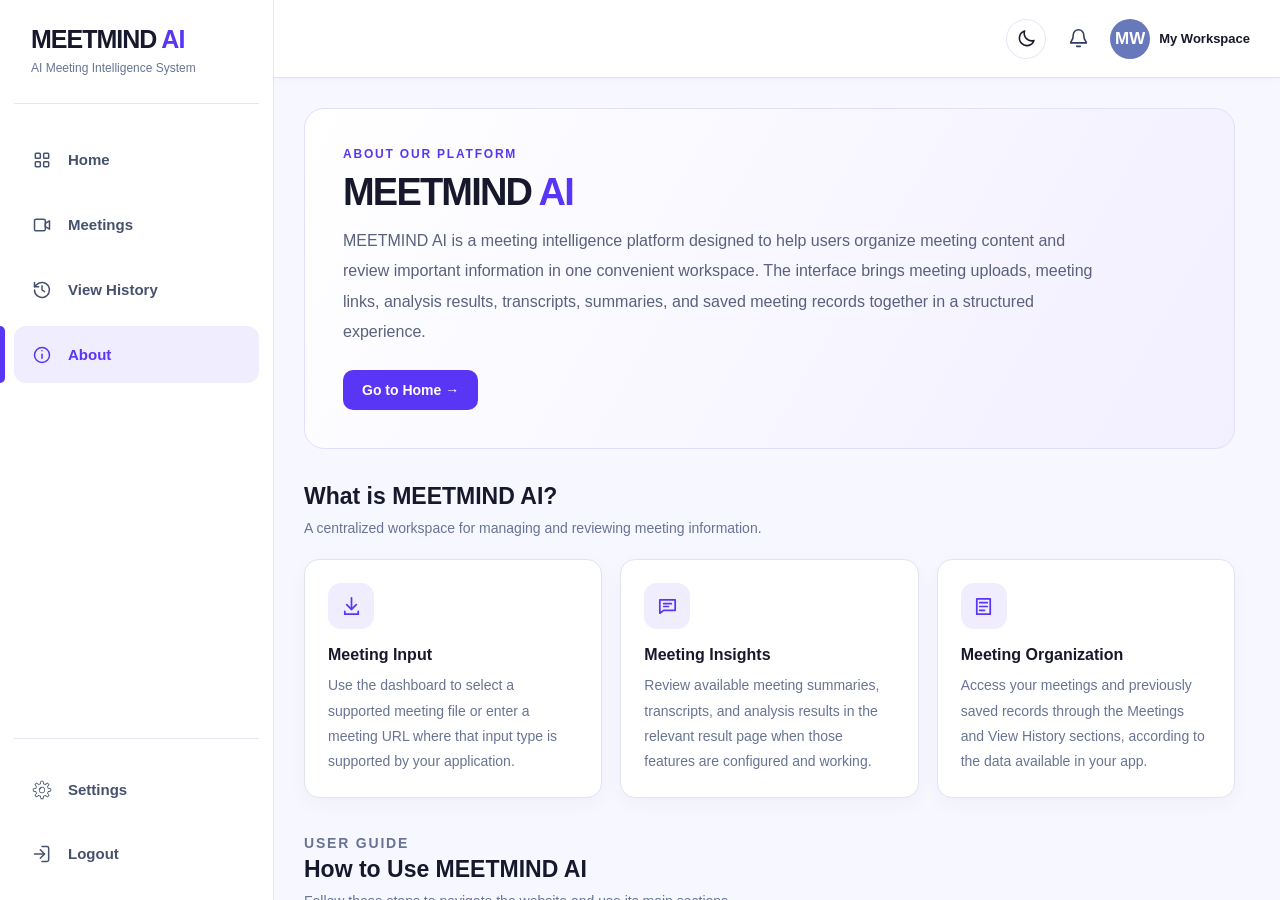
<file: frontend/about.html>
<!DOCTYPE html>
<html lang="en">
<head>
    <link rel="icon" type="image/png" href="/static/meetmind-logo.png">
    <meta charset="UTF-8">
    <meta name="viewport" content="width=device-width, initial-scale=1.0">
    <meta name="theme-color" content="#f7f8ff">
    <title>About & Help | MEETMIND AI</title>

    <link rel="stylesheet" href="dashboard.css">
    <link rel="stylesheet" href="pages.css">

    <style>
        /* =========================================
           ABOUT PAGE
        ========================================= */

        .about-page {
            max-width: 1250px;
            width: 100%;
            margin: 0 auto;
            padding: 30px;
            box-sizing: border-box;
            color: var(--text, #17182b);
        }

        .about-eyebrow {
            color: #5935f5;
            font-size: 12px;
            font-weight: 800;
            letter-spacing: 1.8px;
            text-transform: uppercase;
            margin: 0 0 10px;
        }

        .about-heading {
            margin: 0 0 10px;
            font-size: 32px;
            line-height: 1.25;
            font-weight: 800;
        }

        .about-intro {
            max-width: 760px;
            color: var(--muted, #6e748d);
            font-size: 15px;
            line-height: 1.8;
            margin: 0;
        }

        /* Hero section */
        .about-hero {
            position: relative;
            overflow: hidden;
            padding: 38px;
            border: 1px solid #e2defe;
            border-radius: 20px;
            background: linear-gradient(120deg, #ffffff 0%, #f2efff 100%);
            margin-bottom: 28px;
        }

        .about-hero-content {
            max-width: 760px;
            position: relative;
            z-index: 1;
        }

        .about-brand {
            font-size: 38px;
            font-weight: 900;
            letter-spacing: -1.8px;
            margin: 0 0 12px;
            color: #17182b;
        }

        .about-brand span {
            color: #5935f5;
        }

        .about-hero-description {
            font-size: 16px;
            line-height: 1.9;
            color: #59617c;
            margin: 0 0 22px;
        }

        .about-hero-button {
            display: inline-flex;
            align-items: center;
            justify-content: center;
            padding: 12px 19px;
            border-radius: 10px;
            background: #5935f5;
            color: #ffffff;
            text-decoration: none;
            font-size: 14px;
            font-weight: 700;
            transition: background 0.2s ease, transform 0.2s ease;
        }

        .about-hero-button:hover {
            background: #4523dc;
            transform: translateY(-1px);
        }

        /* Section layout */
        .about-section {
            margin-top: 34px;
        }

        .about-section-header {
            margin-bottom: 19px;
        }

        .about-section-header h2 {
            font-size: 23px;
            margin: 0 0 7px;
            font-weight: 800;
        }

        .about-section-header p {
            color: var(--muted, #6e748d);
            font-size: 14px;
            line-height: 1.7;
            margin: 0;
        }

        /* Feature cards */
        .about-feature-grid {
            display: grid;
            grid-template-columns: repeat(3, minmax(0, 1fr));
            gap: 18px;
        }

        .about-card {
            min-width: 0;
            padding: 23px;
            background: #ffffff;
            border: 1px solid #e0e4f1;
            border-radius: 15px;
            box-shadow: 0 6px 20px rgba(30, 35, 75, 0.035);
        }

        .about-card-icon {
            display: flex;
            align-items: center;
            justify-content: center;
            width: 46px;
            height: 46px;
            border-radius: 13px;
            background: #f0edff;
            color: #5935f5;
            margin-bottom: 17px;
        }

        .about-card-icon svg {
            width: 23px;
            height: 23px;
        }

        .about-card h3 {
            margin: 0 0 9px;
            font-size: 16px;
            font-weight: 800;
        }

        .about-card p {
            color: var(--muted, #6e748d);
            font-size: 14px;
            line-height: 1.8;
            margin: 0;
        }

        /* How to use */
        .help-list {
            display: grid;
            grid-template-columns: repeat(2, minmax(0, 1fr));
            gap: 16px;
        }

        .help-step {
            display: flex;
            align-items: flex-start;
            gap: 15px;
            padding: 22px;
            border: 1px solid #e0e4f1;
            border-radius: 14px;
            background: #ffffff;
            min-width: 0;
        }

        .help-step-number {
            display: flex;
            align-items: center;
            justify-content: center;
            flex: 0 0 38px;
            width: 38px;
            height: 38px;
            border-radius: 11px;
            background: #f0edff;
            color: #5935f5;
            font-size: 15px;
            font-weight: 800;
        }

        .help-step h3 {
            margin: 2px 0 7px;
            font-size: 15px;
            font-weight: 800;
        }

        .help-step p {
            margin: 0;
            color: var(--muted, #6e748d);
            font-size: 13px;
            line-height: 1.8;
        }

        /* Tips */
        .about-tips {
            padding: 24px;
            border-radius: 15px;
            border: 1px solid #e0e4f1;
            background: #ffffff;
        }

        .about-tips h3 {
            margin: 0 0 14px;
            font-size: 17px;
        }

        .about-tips ul {
            margin: 0;
            padding-left: 21px;
        }

        .about-tips li {
            margin: 10px 0;
            color: var(--muted, #6e748d);
            font-size: 14px;
            line-height: 1.8;
        }

        /* FAQ */
        .faq-list {
            display: grid;
            gap: 12px;
        }

        .faq-item {
            border: 1px solid #e0e4f1;
            border-radius: 12px;
            background: #ffffff;
            overflow: hidden;
        }

        .faq-question {
            width: 100%;
            display: flex;
            align-items: center;
            justify-content: space-between;
            gap: 15px;
            padding: 18px 20px;
            border: none;
            background: transparent;
            color: var(--text, #17182b);
            text-align: left;
            font-weight: 700;
            font-size: 14px;
        }

        .faq-question:hover {
            background: #faf9ff;
        }

        .faq-chevron {
            flex-shrink: 0;
            color: #5935f5;
            transition: transform 0.2s ease;
        }

        .faq-item.open .faq-chevron {
            transform: rotate(180deg);
        }

        .faq-answer {
            display: none;
            padding: 0 20px 18px;
            color: var(--muted, #6e748d);
            font-size: 14px;
            line-height: 1.8;
        }

        .faq-item.open .faq-answer {
            display: block;
        }

        /* Footer */
        .about-footer {
            margin-top: 36px;
            padding: 24px 0 10px;
            border-top: 1px solid #e0e4f1;
            display: flex;
            align-items: center;
            justify-content: space-between;
            gap: 15px;
            flex-wrap: wrap;
        }

        .about-footer p {
            margin: 0;
            color: var(--muted, #6e748d);
            font-size: 13px;
            line-height: 1.7;
        }

        .about-footer a {
            color: #5935f5;
            text-decoration: none;
            font-size: 13px;
            font-weight: 700;
        }

        .about-footer a:hover {
            text-decoration: underline;
        }

        /* =========================================
           TOPBAR
        ========================================= */

        .app-layout > .main-area > .topbar {
            box-sizing: border-box;
            display: flex;
            align-items: center;
            justify-content: space-between;
            gap: 16px;
        }

        .about-topbar-title {
            margin: 0;
            font-size: 14px;
            font-weight: 700;
        }

        /* =========================================
           DARK MODE
        ========================================= */

        body.dark-mode .about-page {
            color: #f1f3ff;
        }

        body.dark-mode .about-hero {
            background: linear-gradient(120deg, #222638, #292344);
            border-color: #403b62;
        }

        body.dark-mode .about-brand {
            color: #f1f3ff;
        }

        body.dark-mode .about-hero-description {
            color: #c3c9dc;
        }

        body.dark-mode .about-card,
        body.dark-mode .help-step,
        body.dark-mode .about-tips,
        body.dark-mode .faq-item {
            background: #222638;
            border-color: #3b4258;
        }

        body.dark-mode .about-card h3,
        body.dark-mode .help-step h3,
        body.dark-mode .about-tips h3,
        body.dark-mode .faq-question {
            color: #f1f3ff;
        }

        body.dark-mode .about-card p,
        body.dark-mode .help-step p,
        body.dark-mode .about-tips li,
        body.dark-mode .faq-answer,
        body.dark-mode .about-footer p {
            color: #b7bfd4;
        }

        body.dark-mode .faq-question:hover {
            background: #292f43;
        }

        body.dark-mode .about-footer {
            border-color: #3b4258;
        }

        body.dark-mode .about-card-icon,
        body.dark-mode .help-step-number {
            background: #332b59;
            color: #c6baff;
        }

        /* =========================================
           RESPONSIVE
        ========================================= */

        @media (max-width: 1000px) {
            .about-feature-grid {
                grid-template-columns: repeat(2, minmax(0, 1fr));
            }
        }

        @media (max-width: 680px) {
            .about-page {
                padding: 22px 15px;
            }

            .about-hero {
                padding: 25px 21px;
            }

            .about-brand {
                font-size: 31px;
            }

            .about-heading {
                font-size: 27px;
            }

            .about-feature-grid,
            .help-list {
                grid-template-columns: 1fr;
            }

            .about-card,
            .help-step {
                padding: 19px;
            }

            .about-footer {
                align-items: flex-start;
                flex-direction: column;
            }
        }
    </style>
</head>

<body>
<div class="app-layout">

    <!-- SIDEBAR -->
    <aside class="sidebar">
        <a href="/home" class="brand">
            <h2>MEETMIND <span>AI</span></h2>
            <p>AI Meeting Intelligence System</p>
        </a>

        <nav class="sidebar-nav" aria-label="Main navigation">
            <a href="/home" class="nav-link">
                <span class="nav-icon" aria-hidden="true">
                    <svg viewBox="0 0 24 24" fill="none"
                         stroke="currentColor" stroke-width="1.8">
                        <rect x="4" y="4" width="6" height="6" rx="1"/>
                        <rect x="14" y="4" width="6" height="6" rx="1"/>
                        <rect x="4" y="14" width="6" height="6" rx="1"/>
                        <rect x="14" y="14" width="6" height="6" rx="1"/>
                    </svg>
                </span>
                Home
            </a>

            <a href="/static/meetings.html" class="nav-link">
                <span class="nav-icon" aria-hidden="true">
                    <svg viewBox="0 0 24 24" fill="none"
                         stroke="currentColor" stroke-width="1.8"
                         stroke-linecap="round" stroke-linejoin="round">
                        <rect x="3" y="5" width="13" height="14" rx="2"/>
                        <path d="m16 10 5-3v10l-5-3z"/>
                    </svg>
                </span>
                Meetings
            </a>

            <a href="/static/history.html" class="nav-link">
                <span class="nav-icon" aria-hidden="true">
                    <svg viewBox="0 0 24 24" fill="none"
                         stroke="currentColor" stroke-width="1.8"
                         stroke-linecap="round" stroke-linejoin="round">
                        <path d="M3 12a9 9 0 1 0 2.6-6.4L3 8"/>
                        <path d="M3 3v5h5"/>
                        <path d="M12 7v5l3 2"/>
                    </svg>
                </span>
                View History
            </a>

            <a href="/static/about.html" class="nav-link active" aria-current="page">
                <span class="nav-icon" aria-hidden="true">
                    <svg viewBox="0 0 24 24" fill="none"
                         stroke="currentColor" stroke-width="1.8"
                         stroke-linecap="round" stroke-linejoin="round">
                        <circle cx="12" cy="12" r="9"/>
                        <path d="M12 11v5"/>
                        <path d="M12 7h.01"/>
                    </svg>
                </span>
                About
            </a>
        </nav>

        <div class="sidebar-bottom">
            <a href="settings.html" class="nav-link">
                <span class="nav-icon" aria-hidden="true">
                    <svg xmlns="http://www.w3.org/2000/svg"
                         width="22" height="22"
                         viewBox="0 0 50 50"
                         fill="currentColor"
                         aria-hidden="true">
                        <path d="M 22.19 2 A 1.00 1.00 0 0 0 21.21 2.83 L 20.20 8.79 C 19.01 9.14 17.90 9.60 16.83 10.17 L 11.87 6.68 A 1.00 1.00 0 0 0 10.59 6.79 L 6.69 10.69 A 1.00 1.00 0 0 0 6.58 11.97 L 10.07 16.93 C 9.50 17.98 9.04 19.10 8.69 20.29 L 2.84 21.21 A 1.00 1.00 0 0 0 2 22.19 L 2 27.69 A 1.00 1.00 0 0 0 2.83 28.68 L 8.79 29.69 C 9.14 30.88 9.60 31.99 10.16 33.05 L 6.68 37.91 A 1.00 1.00 0 0 0 6.79 39.20 L 10.69 43.10 A 1.00 1.00 0 0 0 11.97 43.21 L 16.93 39.72 C 17.98 40.29 19.11 40.75 20.30 41.10 L 21.31 47.06 A 1.00 1.00 0 0 0 22.30 47.90 L 27.80 47.90 A 1.00 1.00 0 0 0 28.78 47.08 L 29.88 41.10 C 31.07 40.75 32.19 40.29 33.26 39.72 L 38.22 43.21 A 1.00 1.00 0 0 0 39.50 43.10 L 43.40 39.20 A 1.00 1.00 0 0 0 43.50 37.91 L 39.93 32.95 C 40.50 31.91 40.95 30.82 41.30 29.69 L 47.16 28.68 A 1.00 1.00 0 0 0 48 27.69 L 48 22.19 A 1.00 1.00 0 0 0 47.16 21.21 L 41.19 20.20 C 40.85 19.07 40.39 17.97 39.82 16.93 L 43.31 11.97 A 1.00 1.00 0 0 0 43.20 10.69 L 39.30 6.79 A 1.00 1.00 0 0 0 38.01 6.68 L 33.05 10.27 C 32.00 9.70 30.88 9.24 29.69 8.89 L 28.68 2.83 A 1.00 1.00 0 0 0 27.69 2 L 22.19 2 z M 23.04 4 L 26.85 4 L 27.81 9.76 A 1.00 1.00 0 0 0 28.55 10.57 C 30.07 10.94 31.47 11.51 32.67 12.25 A 1.00 1.00 0 0 0 33.78 12.21 L 38.49 8.80 L 41.19 11.51 L 37.88 16.22 A 1.00 1.00 0 0 0 37.84 17.32 C 38.58 18.52 39.15 19.93 39.53 21.35 A 1.00 1.00 0 0 0 40.33 22.08 L 46 23.04 L 46 26.85 L 40.42 27.81 A 1.00 1.00 0 0 0 39.63 28.54 C 39.25 29.96 38.68 31.37 37.94 32.57 A 1.00 1.00 0 0 0 37.99 33.68 L 41.39 38.39 L 38.68 41.09 L 33.97 37.78 A 1.00 1.00 0 0 0 32.90 37.73 C 31.56 38.49 30.26 39.05 28.75 39.42 A 1.00 1.00 0 0 0 28.01 40.21 L 26.96 45.90 L 23.14 45.90 L 22.18 40.23 A 1.00 1.00 0 0 0 21.44 39.42 C 19.92 39.05 18.52 38.48 17.32 37.74 A 1.00 1.00 0 0 0 16.22 37.78 L 11.51 41.09 L 8.80 38.39 L 12.11 33.78 A 1.00 1.00 0 0 0 12.16 32.70 C 11.40 31.36 10.84 30.06 10.47 28.55 A 1.00 1.00 0 0 0 9.66 27.81 L 4 26.85 L 4 23.05 L 9.55 22.18 A 1.00 1.00 0 0 0 10.37 21.44 C 10.74 19.92 11.31 18.52 12.05 17.32 A 1.00 1.00 0 0 0 12.01 16.22 L 8.70 11.51 L 11.41 8.80 L 16.12 12.11 A 1.00 1.00 0 0 0 17.19 12.16 C 18.53 11.40 19.83 10.84 21.34 10.47 A 1.00 1.00 0 0 0 22.08 9.66 L 23.04 4 z M 25 17 C 20.57 17 17 20.57 17 25 C 17 29.42 20.57 33 25 33 C 29.42 33 33 29.42 33 25 C 33 20.57 29.42 17 25 17 z M 25 19 C 28.37 19 31 21.62 31 25 C 31 28.37 28.37 31 25 31 C 21.62 31 19 28.37 19 25 z"/>
                    </svg>
                </span>
                Settings
            </a>

            <a href="/" class="nav-link" id="logoutLink">
                <span class="nav-icon" aria-hidden="true">
                    <svg viewBox="0 0 24 24" fill="none"
                         stroke="currentColor" stroke-width="1.8"
                         stroke-linecap="round" stroke-linejoin="round">
                        <path d="M10 17l5-5-5-5"/>
                        <path d="M15 12H3"/>
                        <path d="M12 3h6a2 2 0 0 1 2 2v14a2 2 0 0 1-2 2h-6"/>
                    </svg>
                </span>
                Logout
            </a>
        </div>
    </aside>

    <!-- MAIN AREA -->
    <main class="main-area">

        <!-- TOP BAR -->
        <header class="topbar">
            <h3 class="about-topbar-title"></h3>

            <div class="topbar-actions">
                <button type="button"
                        id="themeToggle"
                        class="dashboard-theme-toggle"
                        aria-label="Switch theme"
                        title="Switch theme">
                    <span id="themeToggleIcon" aria-hidden="true">
                        <svg viewBox="0 0 24 24" fill="none"
                             stroke="currentColor" stroke-width="1.8"
                             stroke-linecap="round" stroke-linejoin="round">
                            <path d="M20.5 14.2A8.5 8.5 0 0 1 9.8 3.5 8.5 8.5 0 1 0 20.5 14.2z"/>
                        </svg>
                    </span>
                </button>

                <button type="button"
                        id="notificationButton"
                        class="notification-button"
                        aria-label="Notifications"
                        title="Notifications">
                    <span aria-hidden="true">
                        <svg viewBox="0 0 24 24" fill="none"
                             stroke="currentColor" stroke-width="1.8"
                             stroke-linecap="round" stroke-linejoin="round">
                            <path d="M18 8a6 6 0 0 0-12 0c0 7-3 7-3 9h18c0-2-3-2-3-9"/>
                            <path d="M10 21h4"/>
                        </svg>
                    </span>
                </button>

                <a href="settings.html" class="profile-button" id="profileButton">
                    <span class="avatar" id="headerAvatar">S</span>
                    <span id="headerProfileName">My Workspace</span>
                </a>
            </div>
        </header>

        <!-- PAGE CONTENT -->
        <div class="about-page">

            <!-- INTRODUCTION -->
            <section class="about-hero">
                <div class="about-hero-content">
                    <p class="about-eyebrow">ABOUT OUR PLATFORM</p>

                    <h1 class="about-brand">
                        MEETMIND <span>AI</span>
                    </h1>

                    <p class="about-hero-description">
                        MEETMIND AI is a meeting intelligence platform designed
                        to help users organize meeting content and review
                        important information in one convenient workspace.
                        The interface brings meeting uploads, meeting links,
                        analysis results, transcripts, summaries, and saved
                        meeting records together in a structured experience.
                    </p>

                    <a href="home/" class="about-hero-button">
                        Go to Home &rarr;
                    </a>
                </div>
            </section>

            <!-- ABOUT THE WEBSITE -->
            <section class="about-section">
                <div class="about-section-header">
                    <h2>What is MEETMIND AI?</h2>
                    <p>
                        A centralized workspace for managing and reviewing
                        meeting information.
                    </p>
                </div>

                <div class="about-feature-grid">

                    <article class="about-card">
                        <div class="about-card-icon" aria-hidden="true">
                            <svg viewBox="0 0 24 24" fill="none"
                                 stroke="currentColor" stroke-width="1.8"
                                 stroke-linecap="round" stroke-linejoin="round">
                                <path d="M12 3v12"/>
                                <path d="m7 10 5 5 5-5"/>
                                <path d="M5 17v3h14v-3"/>
                            </svg>
                        </div>
                        <h3>Meeting Input</h3>
                        <p>
                            Use the dashboard to select a supported meeting
                            file or enter a meeting URL where that input type
                            is supported by your application.
                        </p>
                    </article>

                    <article class="about-card">
                        <div class="about-card-icon" aria-hidden="true">
                            <svg viewBox="0 0 24 24" fill="none"
                                 stroke="currentColor" stroke-width="1.8"
                                 stroke-linecap="round" stroke-linejoin="round">
                                <path d="M4 5h16v11H8l-4 3z"/>
                                <path d="M8 9h8M8 12h5"/>
                            </svg>
                        </div>
                        <h3>Meeting Insights</h3>
                        <p>
                            Review available meeting summaries, transcripts,
                            and analysis results in the relevant result page
                            when those features are configured and working.
                        </p>
                    </article>

                    <article class="about-card">
                        <div class="about-card-icon" aria-hidden="true">
                            <svg viewBox="0 0 24 24" fill="none"
                                 stroke="currentColor" stroke-width="1.8"
                                 stroke-linecap="round" stroke-linejoin="round">
                                <path d="M5 4h14v16H5z"/>
                                <path d="M8 8h8M8 12h8M8 16h5"/>
                            </svg>
                        </div>
                        <h3>Meeting Organization</h3>
                        <p>
                            Access your meetings and previously saved records
                            through the Meetings and View History sections,
                            according to the data available in your app.
                        </p>
                    </article>

                </div>
            </section>

            <!-- HOW TO USE -->
            <section class="about-section" id="help">
                <div class="about-section-header">
                    <p class="about-eyebrow">USER GUIDE</p>
                    <h2>How to Use MEETMIND AI</h2>
                    <p>
                        Follow these steps to navigate the website and use
                        its main sections.
                    </p>
                </div>

                <div class="help-list">

                    <article class="help-step">
                        <div class="help-step-number">01</div>
                        <div>
                            <h3>Open the Dashboard</h3>
                            <p>
                                Select Home from the sidebar. The dashboard
                                provides the main starting point for submitting
                                meeting content and accessing the application.
                            </p>
                        </div>
                    </article>

                    <article class="help-step">
                        <div class="help-step-number">02</div>
                        <div>
                            <h3>Select a Meeting Input</h3>
                            <p>
                                Choose a meeting file using the file selector,
                                or enter a meeting URL in the URL field.
                                Use only file formats and URL types supported
                                by your current application.
                            </p>
                        </div>
                    </article>

                    <article class="help-step">
                        <div class="help-step-number">03</div>
                        <div>
                            <h3>Start Meeting Analysis</h3>
                            <p>
                                Click Analyze Meeting after providing the
                                required input. Wait for the application to
                                finish processing. Results depend on the
                                analysis functionality configured in your app.
                            </p>
                        </div>
                    </article>

                    <article class="help-step">
                        <div class="help-step-number">04</div>
                        <div>
                            <h3>Review Meeting Results</h3>
                            <p>
                                When analysis is available, open the result
                                page to review the transcript, summary, or
                                other meeting information provided by your
                                application.
                            </p>
                        </div>
                    </article>

                    <article class="help-step">
                        <div class="help-step-number">05</div>
                        <div>
                            <h3>Manage Your Meetings</h3>
                            <p>
                                Open Meetings to manage saved meeting records.
                                Use View History to revisit earlier records
                                that have been saved by the application.
                            </p>
                        </div>
                    </article>

                    <article class="help-step">
                        <div class="help-step-number">06</div>
                        <div>
                            <h3>Personalize Your Workspace</h3>
                            <p>
                                Visit Settings to manage available interface
                                preferences, such as your display name,
                                appearance, and other frontend options.
                            </p>
                        </div>
                    </article>

                </div>
            </section>

            <!-- TIPS -->
            <section class="about-section">
                <div class="about-section-header">
                    <h2>Helpful Tips</h2>
                    <p>
                        A few simple recommendations for a smoother experience.
                    </p>
                </div>

                <div class="about-tips">
                    <ul>
                        <li>
                            Check that you have selected the correct file
                            before starting an analysis.
                        </li>
                        <li>
                            Make sure a meeting URL is complete and belongs
                            to a source supported by your application.
                        </li>
                        <li>
                            Keep important meeting information saved before
                            leaving the page.
                        </li>
                        <li>
                            If analysis fails, check the message displayed by
                            the application and verify that its required
                            services are running.
                        </li>
                        <li>
                            Use the sidebar to navigate between the Dashboard,
                            Meetings, View History, Settings, and About pages.
                        </li>
                    </ul>
                </div>
            </section>

            <!-- FAQ -->
            <section class="about-section" id="faq">
                <div class="about-section-header">
                    <p class="about-eyebrow">SUPPORT</p>
                    <h2>Frequently Asked Questions</h2>
                    <p>
                        Quick answers to common questions about the interface.
                    </p>
                </div>

                <div class="faq-list">

                    <article class="faq-item">
                        <button class="faq-question" type="button"
                                aria-expanded="false">
                            <span>Where do I start a new meeting analysis?</span>
                            <span class="faq-chevron" aria-hidden="true">⌄</span>
                        </button>
                        <div class="faq-answer">
                            Open Home from the sidebar. Select a supported
                            meeting file or enter a meeting URL, then click
                            Analyze Meeting.
                        </div>
                    </article>

                    <article class="faq-item">
                        <button class="faq-question" type="button"
                                aria-expanded="false">
                            <span>Where can I find my saved meetings?</span>
                            <span class="faq-chevron" aria-hidden="true">⌄</span>
                        </button>
                        <div class="faq-answer">
                            Open Meetings to manage available meeting records
                            or View History to revisit previously saved records.
                            The records displayed depend on what your application
                            has actually saved.
                        </div>
                    </article>

                    <article class="faq-item">
                        <button class="faq-question" type="button"
                                aria-expanded="false">
                            <span>Can I change the appearance of the website?</span>
                            <span class="faq-chevron" aria-hidden="true">⌄</span>
                        </button>
                        <div class="faq-answer">
                            Use the theme button in the top bar to switch between
                            light and dark appearance, if theme persistence is
                            enabled for your current frontend.
                        </div>
                    </article>

                    <article class="faq-item">
                        <button class="faq-question" type="button"
                                aria-expanded="false">
                            <span>Why might analysis not work?</span>
                            <span class="faq-chevron" aria-hidden="true">⌄</span>
                        </button>
                        <div class="faq-answer">
                            Meeting analysis may fail due to an unavailable backend server, unsupported file formats, network connectivity issues, or missing processing dependencies. 
                            Ensure that the backend service is running, upload a supported audio, video, or document file, and check that all required AI models and processing tools are properly configured. 
                            If the issue persists, check the server logs for error details and try again.
                        </div>
                    </article>

                    
                    <article class="faq-item">
                        <button class="faq-question" type="button"
                                aria-expanded="false">
                            <span>Does the About page process meeting data?</span>
                            <span class="faq-chevron" aria-hidden="true">⌄</span>
                        </button>
                        <div class="faq-answer">
                            No. This About and Help page is a frontend
                            information page. It displays guidance and does
                            not submit meeting files or perform analysis.
                        </div>
                    </article>

                </div>
            </section>

            <!-- FOOTER -->
            <footer class="about-footer">
                <p>
                    <strong>MEETMIND AI</strong><br>
                    AI Meeting Intelligence System
                </p>

                <p>
                    Designed to make meeting information easier to organize
                    and review.
                </p>

                <a href="/home">Return to Home &rarr;</a>
            </footer>

        </div>
    </main>
</div>

<script src="app-common.js"></script>

<script>
document.addEventListener("DOMContentLoaded", function () {
    "use strict";

    /* FAQ accordion */
    document.querySelectorAll(".faq-question").forEach(function (button) {
        button.addEventListener("click", function () {
            const item = button.closest(".faq-item");
            const willOpen = !item.classList.contains("open");

            item.classList.toggle("open", willOpen);
            button.setAttribute("aria-expanded", String(willOpen));
        });
    });

    /* Shared profile display name */
    function updateProfile() {
        let name = "My Workspace";

        try {
            const settings = JSON.parse(
                localStorage.getItem("meetmindDashboardSettings") || "{}"
            );

            name =
                settings.displayName ||
                settings.profileName ||
                settings.name ||
                name;
        } catch (error) {
            console.warn("Could not read profile settings.", error);
        }

        name = String(name).trim() || "My Workspace";

        const nameElement = document.getElementById("headerProfileName");
        const avatarElement = document.getElementById("headerAvatar");

        if (nameElement) {
            nameElement.textContent = name;
        }

        if (avatarElement) {
            avatarElement.textContent = name
                .split(/\s+/)
                .map(function (part) {
                    return part.charAt(0);
                })
                .join("")
                .substring(0, 2)
                .toUpperCase();
        }
    }

    updateProfile();

    window.addEventListener("storage", function (event) {
        if (event.key === "meetmindDashboardSettings") {
            updateProfile();
        }
    });

    /* Frontend theme toggle */
    const themeToggle = document.getElementById("themeToggle");
    const themeToggleIcon = document.getElementById("themeToggleIcon");

    function getSavedTheme() {
        try {
            return localStorage.getItem("meetmind-auth-theme") ||
                   localStorage.getItem("meetingAITheme") ||
                   "light";
        } catch (error) {
            return "light";
        }
    }

    function applyTheme(isDark) {
        document.body.classList.toggle("dark-mode", isDark);
        document.documentElement.classList.toggle("dark-mode", isDark);

        if (themeToggleIcon) {
            themeToggleIcon.innerHTML = isDark
                ? '<svg viewBox="0 0 24 24" fill="none" stroke="currentColor" stroke-width="1.8" stroke-linecap="round" stroke-linejoin="round"><circle cx="12" cy="12" r="4"/><path d="M12 2v2M12 20v2M4.93 4.93l1.42 1.42M17.65 17.65l1.42 1.42M2 12h2M20 12h2M4.93 19.07l1.42-1.42M17.65 6.35l1.42-1.42"/></svg>'
                : '<svg viewBox="0 0 24 24" fill="none" stroke="currentColor" stroke-width="1.8" stroke-linecap="round" stroke-linejoin="round"><path d="M20.5 14.2A8.5 8.5 0 0 1 9.8 3.5 8.5 8.5 0 1 0 20.5 14.2z"/></svg>';
        }

        if (themeToggle) {
            themeToggle.setAttribute(
                "aria-label",
                isDark ? "Switch to light mode" : "Switch to dark mode"
            );
        }

        try {
            localStorage.setItem(
                "meetmind-auth-theme",
                isDark ? "dark" : "light"
            );
            localStorage.setItem(
                "meetingAITheme",
                isDark ? "dark" : "light"
            );
        } catch (error) {
            console.warn("Theme preference could not be saved.", error);
        }
    }

    applyTheme(getSavedTheme() === "dark");

    if (themeToggle) {
        themeToggle.addEventListener("click", function () {
            applyTheme(!document.body.classList.contains("dark-mode"));
        });
    }

    /* Frontend notification information */
    const notificationButton =
        document.getElementById("notificationButton");

    if (notificationButton) {
        notificationButton.addEventListener("click", function () {
            alert("You are viewing the MEETMIND AI About and Help page.");
        });
    }

    /* Logout confirmation */
    const logoutLink = document.getElementById("logoutLink");

    if (logoutLink) {
        logoutLink.addEventListener("click", function (event) {
            const confirmed = confirm("Are you sure you want to log out?");

            if (!confirmed) {
                event.preventDefault();
            }
        });
    }
});
</script>
</body>
</html>
</file>
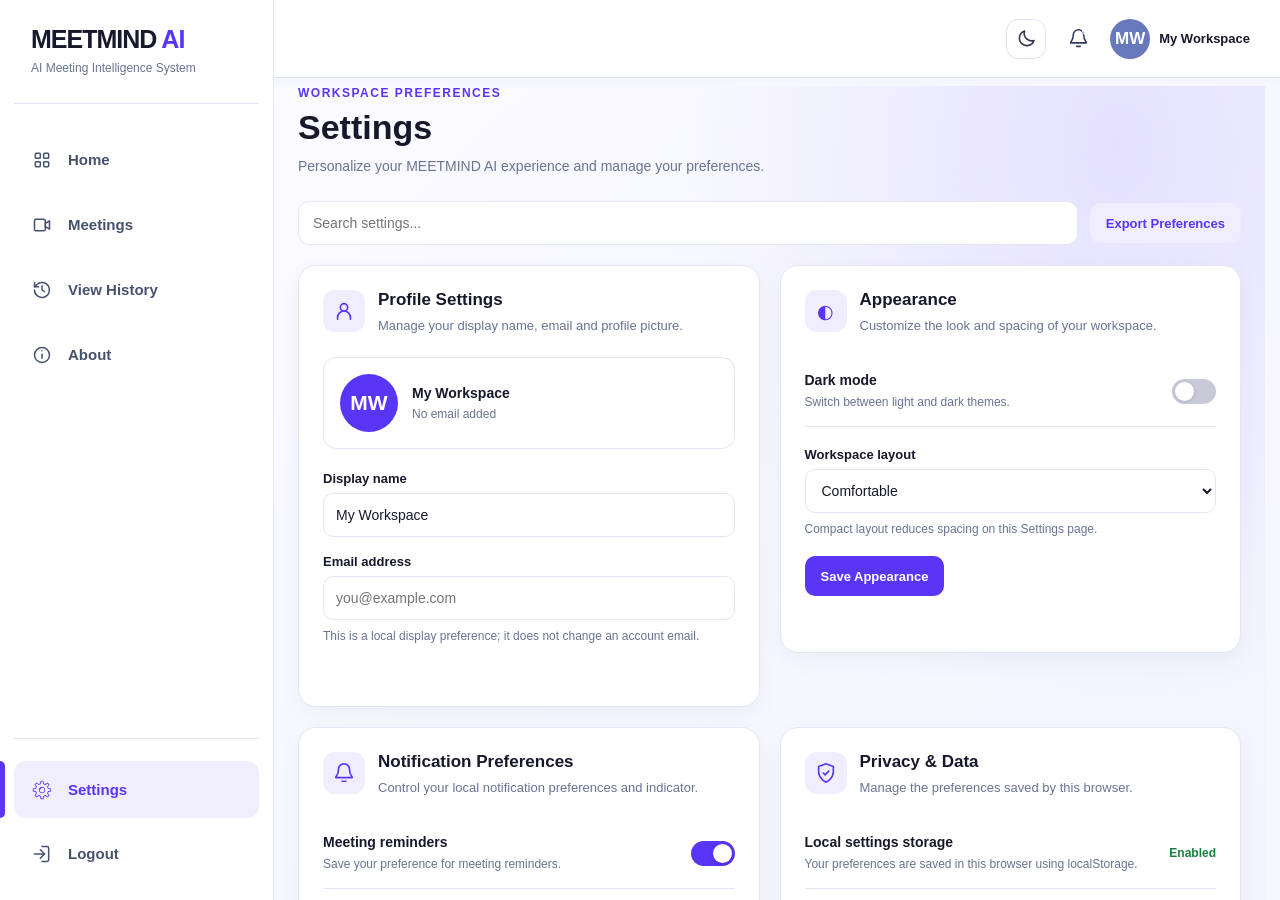
<file: frontend/settings.html>
<!DOCTYPE html>
<html lang="en">
<head>
    <link rel="icon" type="image/png" href="/static/meetmind-logo.png">
    <meta charset="UTF-8">
    <meta name="viewport" content="width=device-width, initial-scale=1.0">
    <meta name="theme-color" content="#f4f5ff">
    <meta name="description" content="Manage your MEETMIND AI workspace preferences.">
    <title>Settings | MEETMIND AI</title>

    <link rel="stylesheet" href="dashboard.css">
    <link rel="stylesheet" href="pages.css">

    <style>
        * {
            box-sizing: border-box;
        }

        html {
            scroll-behavior: smooth;
            scroll-padding-top: 100px;
        }

        body {
            margin: 0;
        }

        .settings-page {
            width: 100%;
            max-width: 1120px;
            margin: 0 auto;
        }

        .settings-heading {
            margin: 8px 0 24px;
        }

        .settings-heading .eyebrow {
            color: #5935f5;
            font-size: 12px;
            font-weight: 700;
            letter-spacing: 1.5px;
            margin: 0 0 8px;
        }

        .settings-heading h1 {
            margin: 0 0 8px;
            color: var(--text, #17182b);
            font-size: clamp(26px, 4vw, 34px);
        }

        .settings-heading > p:last-child {
            margin: 0;
            color: var(--muted, #6e748d);
            line-height: 1.6;
        }

        .settings-toolbar {
            display: flex;
            flex-wrap: wrap;
            align-items: center;
            justify-content: space-between;
            gap: 12px;
            margin-bottom: 20px;
        }

        .settings-search {
            flex: 1 1 260px;
            position: relative;
        }

        .settings-search input {
            width: 100%;
            min-height: 44px;
            border: 1px solid var(--border, #dfe3ef);
            border-radius: 11px;
            padding: 11px 14px;
            background: var(--white, #fff);
            color: var(--text, #17182b);
            font: inherit;
            outline: none;
        }

        .settings-search input:focus {
            border-color: #5935f5;
            box-shadow: 0 0 0 3px #5935f51c;
        }

        .settings-grid {
            display: grid;
            grid-template-columns: repeat(2, minmax(0, 1fr));
            gap: 20px;
            align-items: start;
        }

        .settings-card {
            min-width: 0;
            background: var(--white, #fff);
            border: 1px solid var(--border, #dfe3ef);
            border-radius: 18px;
            padding: 24px;
            box-shadow: 0 8px 24px rgba(36, 32, 80, .04);
            scroll-margin-top: 100px;
        }

        .settings-card.full-width {
            grid-column: 1 / -1;
        }

        .card-heading {
            display: flex;
            align-items: flex-start;
            gap: 13px;
            margin-bottom: 20px;
        }

        .card-icon {
            width: 42px;
            height: 42px;
            flex-shrink: 0;
            display: grid;
            place-items: center;
            border-radius: 12px;
            background: #f0edff;
            color: #5935f5;
            font-size: 19px;
        }

        .card-icon svg {
            width: 22px;
            height: 22px;
            display: block;
        }

        .card-heading h2 {
            margin: 0 0 6px;
            color: var(--text, #17182b);
            font-size: 17px;
        }

        .card-description {
            color: var(--muted, #6e748d);
            font-size: 13px;
            line-height: 1.6;
            margin: 0;
        }

        .field {
            display: grid;
            gap: 7px;
            margin-bottom: 17px;
        }

        .field label,
        .field-label {
            color: var(--text, #17182b);
            font-size: 13px;
            font-weight: 600;
        }

        .field input:not([type="checkbox"]):not([type="file"]),
        .field select {
            width: 100%;
            min-height: 44px;
            border: 1px solid var(--border, #dfe3ef);
            border-radius: 10px;
            padding: 10px 12px;
            background: var(--white, #fff);
            color: var(--text, #17182b);
            font: inherit;
            font-size: 14px;
            outline: none;
        }

        .field input:focus,
        .field select:focus {
            border-color: #5935f5;
            box-shadow: 0 0 0 3px #5935f51c;
        }

        .field-hint {
            color: var(--muted, #6e748d);
            font-size: 12px;
            line-height: 1.5;
        }

        .setting-row {
            display: flex;
            align-items: center;
            justify-content: space-between;
            gap: 16px;
            padding: 15px 0;
            border-bottom: 1px solid var(--border, #dfe3ef);
        }

        .setting-row:first-child {
            padding-top: 0;
        }

        .setting-row:last-child {
            border-bottom: 0;
        }

        .setting-row strong {
            display: block;
            color: var(--text, #17182b);
            font-size: 14px;
            margin-bottom: 5px;
        }

        .setting-row small {
            display: block;
            color: var(--muted, #6e748d);
            line-height: 1.5;
            font-size: 12px;
        }

        .switch {
            appearance: none;
            -webkit-appearance: none;
            flex-shrink: 0;
            width: 44px;
            height: 25px;
            border: 0;
            border-radius: 99px;
            background: #c8cada;
            position: relative;
            cursor: pointer;
            transition: background .2s ease;
        }

        .switch::before {
            content: "";
            position: absolute;
            top: 3px;
            left: 3px;
            width: 19px;
            height: 19px;
            border-radius: 50%;
            background: white;
            box-shadow: 0 1px 4px #0002;
            transition: transform .2s ease;
        }

        .switch:checked {
            background: #5935f5;
        }

        .switch:checked::before {
            transform: translateX(19px);
        }

        .switch:focus-visible,
        .settings-button:focus-visible,
        .dashboard-theme-toggle:focus-visible {
            outline: 3px solid #5935f559;
            outline-offset: 3px;
        }

        .settings-actions {
            display: flex;
            flex-wrap: wrap;
            gap: 10px;
            margin-top: 18px;
        }

        .settings-button {
            display: inline-flex;
            align-items: center;
            justify-content: center;
            min-height: 40px;
            border: 0;
            border-radius: 10px;
            padding: 11px 16px;
            font: inherit;
            font-size: 13px;
            font-weight: 700;
            cursor: pointer;
            text-decoration: none;
            transition: transform .15s, background .15s;
        }

        .settings-button:hover {
            transform: translateY(-1px);
        }

        .settings-button.primary {
            background: #5935f5;
            color: white;
        }

        .settings-button.primary:hover {
            background: #4523dc;
        }

        .settings-button.secondary {
            background: #f0edff;
            color: #5935f5;
        }

        .settings-button.danger {
            background: #fff0f0;
            color: #b42318;
        }

        .settings-button:disabled {
            opacity: .6;
            cursor: not-allowed;
            transform: none;
        }

        .save-message {
            min-height: 20px;
            margin: 12px 0 0;
            font-size: 13px;
            line-height: 1.5;
            color: #16803c;
        }

        .topbar-actions {
            display: flex;
            align-items: center;
            justify-content: flex-end;
            gap: 12px;
            flex-shrink: 0;
        }

        .topbar-actions .dashboard-theme-toggle,
        .topbar-actions .notification-button {
            box-sizing: border-box;
            width: 42px;
            height: 42px;
            min-width: 42px;
            padding: 0;
            margin: 0;
            flex: 0 0 42px;
            display: inline-flex;
            align-items: center;
            justify-content: center;
            position: relative;
        }

        .dashboard-theme-toggle {
            border: 1px solid #dfe3ef;
            border-radius: 12px;
            background: #fff;
            color: #34354a;
            cursor: pointer;
        }

        .dashboard-theme-toggle svg {
            width: 21px;
            height: 21px;
            display: block;
        }

        .notification-button {
            border: 1px solid transparent;
            border-radius: 12px;
            background: transparent;
            color: #303c5e;
            cursor: pointer;
            font-size: 20px;
            line-height: 1;
        }

        .notification-button .topbar-icon {
            width: 22px;
            height: 22px;
            display: inline-flex;
            align-items: center;
            justify-content: center;
        }

        .notification-button .topbar-icon svg {
            display: block;
            width: 21px;
            height: 21px;
        }

        .notification-button .notification {
            position: absolute;
            top: 7px;
            right: 7px;
            width: 8px;
            height: 8px;
            border-radius: 50%;
            border: 1px solid #fff;
        }

        .notification-button.indicator-hidden .notification {
            display: none;
        }

        .profile-preview {
            display: flex;
            align-items: center;
            gap: 14px;
            padding: 16px;
            margin-bottom: 22px;
            border: 1px solid var(--border, #dfe3ef);
            border-radius: 13px;
        }

        .profile-avatar {
            width: 58px;
            height: 58px;
            flex-shrink: 0;
            display: grid;
            place-items: center;
            overflow: hidden;
            border-radius: 50%;
            background: #5935f5;
            color: white;
            font-size: 21px;
            font-weight: 700;
        }

        .profile-avatar img {
            width: 100%;
            height: 100%;
            object-fit: cover;
        }

        .profile-preview strong {
            display: block;
            color: var(--text, #17182b);
            margin-bottom: 4px;
            overflow-wrap: anywhere;
        }

        .profile-preview small {
            color: var(--muted, #6e748d);
            font-size: 12px;
            overflow-wrap: anywhere;
        }

        .privacy-note {
            padding: 13px 14px;
            border-radius: 11px;
            background: #f5f3ff;
            color: #51419a;
            font-size: 12px;
            line-height: 1.6;
            margin-top: 14px;
        }

        .settings-footer {
            color: var(--muted, #6e748d);
            text-align: center;
            font-size: 12px;
            padding: 24px 0 10px;
        }

        .empty-search {
            display: none;
            padding: 22px;
            text-align: center;
            color: var(--muted, #6e748d);
            border: 1px dashed var(--border, #dfe3ef);
            border-radius: 12px;
        }

        .empty-search.visible {
            display: block;
        }

        /* Compact layout */
        body.compact-layout .settings-card {
            padding: 17px;
            border-radius: 14px;
        }

        body.compact-layout .settings-grid {
            gap: 12px;
        }

        body.compact-layout .card-heading {
            margin-bottom: 13px;
        }

        body.compact-layout .setting-row {
            padding: 10px 0;
        }

        body.compact-layout .profile-preview {
            padding: 11px;
            margin-bottom: 15px;
        }

        /* Dark theme */
        body.dark-mode .dashboard-theme-toggle {
            background: #24253c;
            color: #f1f1fc;
            border-color: #444661;
        }

        body.dark-mode .notification-button {
            color: #f1f1fc;
        }

        body.dark-mode .notification-button .notification {
            border-color: #202137;
        }

        body.dark-mode .settings-card {
            background: #202137;
            border-color: #3a3c58;
        }

        body.dark-mode .settings-heading h1,
        body.dark-mode .card-heading h2,
        body.dark-mode .field label,
        body.dark-mode .field-label,
        body.dark-mode .setting-row strong,
        body.dark-mode .profile-preview strong {
            color: #f2f2fc;
        }

        body.dark-mode .settings-heading > p:last-child,
        body.dark-mode .card-description,
        body.dark-mode .setting-row small,
        body.dark-mode .field-hint,
        body.dark-mode .profile-preview small,
        body.dark-mode .settings-footer {
            color: #b9bad0;
        }

        body.dark-mode .field input:not([type="checkbox"]):not([type="file"]),
        body.dark-mode .field select,
        body.dark-mode .settings-search input {
            background: #191a2d;
            border-color: #41435f;
            color: #f2f2fc;
        }

        body.dark-mode .setting-row {
            border-color: #3a3c58;
        }

        body.dark-mode .profile-preview {
            border-color: #3a3c58;
        }

        body.dark-mode .card-icon {
            background: #302750;
            color: #c7baff;
        }

        body.dark-mode .privacy-note {
            background: #292341;
            color: #d8d0ff;
        }

        body.dark-mode .settings-button.secondary {
            background: #302750;
            color: #c7baff;
        }

        body.dark-mode .settings-button.danger {
            background: #3b242c;
            color: #ffb8b8;
        }

        body.dark-mode .empty-search {
            border-color: #41435f;
        }

        @media (max-width: 850px) {
            .settings-grid {
                grid-template-columns: 1fr;
            }

            .settings-card.full-width {
                grid-column: auto;
            }
        }

        @media (max-width: 560px) {
            .settings-card {
                padding: 18px;
            }

            .topbar-actions {
                gap: 7px;
            }

            .setting-row {
                gap: 12px;
            }

            .settings-button {
                padding: 10px 12px;
            }
        }

        @media (prefers-reduced-motion: reduce) {
            html {
                scroll-behavior: auto;
            }

            *,
            *::before,
            *::after {
                transition-duration: .01ms !important;
            }
        }
    </style>
</head>

<body>
<div class="app-layout">

    <!-- SIDEBAR -->
    <aside class="sidebar">
        <a href="/home" class="brand">
            <h2>MEETMIND <span>AI</span></h2>
            <p>AI Meeting Intelligence System</p>
        </a>

        <nav class="sidebar-nav" aria-label="Main navigation">
            <a href="/home" class="nav-link">
                <span class="nav-icon" aria-hidden="true">
                    <svg viewBox="0 0 24 24" fill="none"
                         stroke="currentColor" stroke-width="1.8"
                         stroke-linecap="round" stroke-linejoin="round">
                        <rect x="4" y="4" width="6" height="6" rx="1"/>
                        <rect x="14" y="4" width="6" height="6" rx="1"/>
                        <rect x="4" y="14" width="6" height="6" rx="1"/>
                        <rect x="14" y="14" width="6" height="6" rx="1"/>
                    </svg>
                </span>
                Home
            </a>

            <a href="/static/meetings.html" class="nav-link">
                <span class="nav-icon" aria-hidden="true">
                    <svg viewBox="0 0 24 24" fill="none"
                         stroke="currentColor" stroke-width="1.8"
                         stroke-linecap="round" stroke-linejoin="round">
                        <rect x="3" y="5" width="13" height="14" rx="2"/>
                        <path d="m16 10 5-3v10l-5-3z"/>
                    </svg>
                </span>
                Meetings
            </a>

            <a href="/static/history.html" class="nav-link">
                <span class="nav-icon" aria-hidden="true">
                    <svg viewBox="0 0 24 24" fill="none"
                         stroke="currentColor" stroke-width="1.8"
                         stroke-linecap="round" stroke-linejoin="round">
                        <path d="M3 12a9 9 0 1 0 2.6-6.4L3 8"/>
                        <path d="M3 3v5h5"/>
                        <path d="M12 7v5l3 2"/>
                    </svg>
                </span>
                View History
            </a>

            <a href="/static/about.html" class="nav-link">
                <span class="nav-icon" aria-hidden="true">
                    <svg viewBox="0 0 24 24" fill="none"
                        stroke="currentColor" stroke-width="1.8"
                        stroke-linecap="round" stroke-linejoin="round">
                        <circle cx="12" cy="12" r="9"/>
                        <path d="M12 11v5"/>
                        <path d="M12 7h.01"/>
                    </svg>
                </span>
             About
            </a>
        </nav>

        <div class="sidebar-bottom">
            <a href="/static/settings.html" class="nav-link active" aria-current="page">
                <span class="nav-icon" aria-hidden="true">
                    <svg xmlns="http://www.w3.org/2000/svg"
                         width="22" height="22"
                         viewBox="0 0 50 50"
                         fill="currentColor"
                         aria-hidden="true">
                        <path d="M 22.19 2 A 1.00 1.00 0 0 0 21.21 2.83 L 20.20 8.79 C 19.01 9.14 17.90 9.60 16.83 10.17 L 11.87 6.68 A 1.00 1.00 0 0 0 10.59 6.79 L 6.69 10.69 A 1.00 1.00 0 0 0 6.58 11.97 L 10.07 16.93 C 9.50 17.98 9.04 19.10 8.69 20.29 L 2.84 21.21 A 1.00 1.00 0 0 0 2 22.19 L 2 27.69 A 1.00 1.00 0 0 0 2.83 28.68 L 8.79 29.69 C 9.14 30.88 9.60 31.99 10.16 33.05 L 6.68 37.91 A 1.00 1.00 0 0 0 6.79 39.20 L 10.69 43.10 A 1.00 1.00 0 0 0 11.97 43.21 L 16.93 39.72 C 17.98 40.29 19.11 40.75 20.30 41.10 L 21.31 47.06 A 1.00 1.00 0 0 0 22.30 47.90 L 27.80 47.90 A 1.00 1.00 0 0 0 28.78 47.08 L 29.88 41.10 C 31.07 40.75 32.19 40.29 33.26 39.72 L 38.22 43.21 A 1.00 1.00 0 0 0 39.50 43.10 L 43.40 39.20 A 1.00 1.00 0 0 0 43.50 37.91 L 39.93 32.95 C 40.50 31.91 40.95 30.82 41.30 29.69 L 47.16 28.68 A 1.00 1.00 0 0 0 48 27.69 L 48 22.19 A 1.00 1.00 0 0 0 47.16 21.21 L 41.19 20.20 C 40.85 19.07 40.39 17.97 39.82 16.93 L 43.31 11.97 A 1.00 1.00 0 0 0 43.20 10.69 L 39.30 6.79 A 1.00 1.00 0 0 0 38.01 6.68 L 33.05 10.27 C 32.00 9.70 30.88 9.24 29.69 8.89 L 28.68 2.83 A 1.00 1.00 0 0 0 27.69 2 L 22.19 2 z M 23.04 4 L 26.85 4 L 27.81 9.76 A 1.00 1.00 0 0 0 28.55 10.57 C 30.07 10.94 31.47 11.51 32.67 12.25 A 1.00 1.00 0 0 0 33.78 12.21 L 38.49 8.80 L 41.19 11.51 L 37.88 16.22 A 1.00 1.00 0 0 0 37.84 17.32 C 38.58 18.52 39.15 19.93 39.53 21.35 A 1.00 1.00 0 0 0 40.33 22.08 L 46 23.04 L 46 26.85 L 40.42 27.81 A 1.00 1.00 0 0 0 39.63 28.54 C 39.25 29.96 38.68 31.37 37.94 32.57 A 1.00 1.00 0 0 0 37.99 33.68 L 41.39 38.39 L 38.68 41.09 L 33.97 37.78 A 1.00 1.00 0 0 0 32.90 37.73 C 31.56 38.49 30.26 39.05 28.75 39.42 A 1.00 1.00 0 0 0 28.01 40.21 L 26.96 45.90 L 23.14 45.90 L 22.18 40.23 A 1.00 1.00 0 0 0 21.44 39.42 C 19.92 39.05 18.52 38.48 17.32 37.74 A 1.00 1.00 0 0 0 16.22 37.78 L 11.51 41.09 L 8.80 38.39 L 12.11 33.78 A 1.00 1.00 0 0 0 12.16 32.70 C 11.40 31.36 10.84 30.06 10.47 28.55 A 1.00 1.00 0 0 0 9.66 27.81 L 4 26.85 L 4 23.05 L 9.55 22.18 A 1.00 1.00 0 0 0 10.37 21.44 C 10.74 19.92 11.31 18.52 12.05 17.32 A 1.00 1.00 0 0 0 12.01 16.22 L 8.70 11.51 L 11.41 8.80 L 16.12 12.11 A 1.00 1.00 0 0 0 17.19 12.16 C 18.53 11.40 19.83 10.84 21.34 10.47 A 1.00 1.00 0 0 0 22.08 9.66 L 23.04 4 z M 25 17 C 20.57 17 17 20.57 17 25 C 17 29.42 20.57 33 25 33 C 29.42 33 33 29.42 33 25 C 33 20.57 29.42 17 25 17 z M 25 19 C 28.37 19 31 21.62 31 25 C 31 28.37 28.37 31 25 31 C 21.62 31 19 28.37 19 25 z"/>
                    </svg>
                </span>
                Settings
            </a>

            <a href="/" class="nav-link" id="logoutLink">
                <span class="nav-icon" aria-hidden="true">
                    <svg viewBox="0 0 24 24" fill="none"
                         stroke="currentColor" stroke-width="1.8"
                         stroke-linecap="round" stroke-linejoin="round">
                        <path d="M10 17l5-5-5-5"/>
                        <path d="M15 12H3"/>
                        <path d="M12 3h6a2 2 0 0 1 2 2v14a2 2 0 0 1-2 2h-6"/>
                    </svg>
                </span>
                Logout
            </a>
        </div>
    </aside>

    <!-- MAIN CONTENT -->
    <main class="main-area">

        <header class="topbar">
            <div></div>

            <div class="topbar-actions">
                 <button type="button" id="themeToggle"
                        class="dashboard-theme-toggle"
                        aria-label="Switch to dark mode"
                        aria-pressed="false"
                        title="Switch to dark mode">
                    <span id="themeToggleIcon" aria-hidden="true">
                        <svg viewBox="0 0 24 24" fill="none"
                             stroke="currentColor" stroke-width="1.8"
                             stroke-linecap="round" stroke-linejoin="round">
                            <path d="M20.5 14.2A8.5 8.5 0 0 1 9.8 3.5 8.5 8.5 0 1 0 20.5 14.2z"/>
                        </svg>
                    </span>
                </button>

                <button
                    type="button"
                    id="notificationButton"
                    class="notification-button"
                    aria-label="Notifications"
                    title="Go to notification preferences">
                    <span class="topbar-icon" aria-hidden="true">
                        <svg viewBox="0 0 24 24" fill="none"
                             stroke="currentColor" stroke-width="1.8"
                             stroke-linecap="round" stroke-linejoin="round">
                            <path d="M18 8a6 6 0 0 0-12 0c0 7-3 7-3 9h18c0-2-3-2-3-9"/>
                            <path d="M10 21h4"/>
                        </svg>
                    </span>
                    <span class="notification" aria-hidden="true"></span>
                </button>

                <a href="#profile" class="profile-button" style="text-decoration:none">
                    <span class="avatar" id="headerAvatar">M</span>
                    <span id="headerProfileName">My Workspace</span>
                </a>
            </div>
        </header>

        <section class="page-content settings-page">

            <div class="settings-heading">
                <p class="eyebrow">WORKSPACE PREFERENCES</p>
                <h1>Settings</h1>
                <p>Personalize your MEETMIND AI experience and manage your preferences.</p>
            </div>

            <!-- SETTINGS SEARCH AND EXPORT -->
            <div class="settings-toolbar">
                <div class="settings-search">
                    <input
                        type="search"
                        id="settingsSearch"
                        placeholder="Search settings..."
                        aria-label="Search settings">
                </div>

                <button type="button" id="exportSettings"
                        class="settings-button secondary">
                    Export Preferences
                </button>
            </div>

            <div class="settings-grid" id="settingsGrid">

                <!-- PROFILE -->
                <section class="settings-card" id="profile"
                         data-search="profile name email avatar picture photo">
                    <div class="card-heading">
                        <div class="card-icon" aria-hidden="true">
                            <svg xmlns="http://www.w3.org/2000/svg"
                                viewBox="0 0 24 24"
                                fill="none"
                                stroke="currentColor"
                                stroke-width="1.8"
                                stroke-linecap="round"
                                stroke-linejoin="round">
                                <circle cx="12" cy="8" r="4"/>
                                <path d="M5 21v-2a7 7 0 0 1 14 0v2"/>
                            </svg>
                        </div>
                        <div>
                            <h2>Profile Settings</h2>
                            <p class="card-description">
                                Manage your display name, email and profile picture.
                            </p>
                        </div>
                    </div>

                    <div class="profile-preview">
                        <div class="profile-avatar" id="profileAvatar">M</div>
                        <div>
                            <strong id="profilePreviewName">My Workspace</strong>
                            <small id="profilePreviewEmail">No email added</small>
                        </div>
                    </div>

                    <form id="profileForm">
                        <div class="field">
                            <label for="displayName">Display name</label>
                            <input
                                type="text"
                                id="displayName"
                                name="displayName"
                                placeholder="Enter your name"
                                maxlength="60"
                                autocomplete="name"
                                required>
                        </div>

                        <div class="field">
                            <label for="emailAddress">Email address</label>
                            <input
                                type="email"
                                id="emailAddress"
                                name="emailAddress"
                                placeholder="you@example.com"
                                maxlength="254"
                                autocomplete="email">
                            <span class="field-hint">
                                This is a local display preference; it does not change an account email.
                            </span>
                        </div>

                        <p class="save-message" id="profileMessage" aria-live="polite"></p>
                    </form>
                </section>

                <!-- APPEARANCE -->
                <section class="settings-card" id="appearance"
                         data-search="appearance theme dark light compact comfortable layout spacing">
                    <div class="card-heading">
                        <div class="card-icon" aria-hidden="true">◐</div>
                        <div>
                            <h2>Appearance</h2>
                            <p class="card-description">
                                Customize the look and spacing of your workspace.
                            </p>
                        </div>
                    </div>

                    <div class="setting-row">
                        <div>
                            <strong>Dark mode</strong>
                            <small>Switch between light and dark themes.</small>
                        </div>
                        <input type="checkbox" class="switch" id="darkModeSetting"
                               aria-label="Enable dark mode">
                    </div>

                    <div class="field" style="margin-top:20px">
                        <label for="densitySetting">Workspace layout</label>
                        <select id="densitySetting">
                            <option value="comfortable">Comfortable</option>
                            <option value="compact">Compact</option>
                        </select>
                        <span class="field-hint">
                            Compact layout reduces spacing on this Settings page.
                        </span>
                    </div>

                    <div class="settings-actions">
                        <button type="button" id="saveAppearance"
                                class="settings-button primary">
                            Save Appearance
                        </button>
                    </div>

                    <p class="save-message" id="appearanceMessage" aria-live="polite"></p>
                </section>

                <!-- NOTIFICATIONS -->
                <section class="settings-card" id="notifications"
                         data-search="notifications reminders analysis updates indicator bell">
                    <div class="card-heading">
                        <div class="card-icon" aria-hidden="true">
                            <svg xmlns="http://www.w3.org/2000/svg"
                                viewBox="0 0 24 24"
                                fill="none"
                                stroke="currentColor"
                                stroke-width="1.8"
                                stroke-linecap="round"
                                stroke-linejoin="round">
                                <path d="M18 8a6 6 0 0 0-12 0c0 7-3 7-3 9h18c0-2-3-2-3-9"/>
                                <path d="M10 21h4"/>
                            </svg>
                        </div>
                        <div>
                            <h2>Notification Preferences</h2>
                            <p class="card-description">
                                Control your local notification preferences and indicator.
                            </p>
                        </div>
                    </div>

                    <div class="setting-row">
                        <div>
                            <strong>Meeting reminders</strong>
                            <small>Save your preference for meeting reminders.</small>
                        </div>
                        <input type="checkbox" class="switch" id="meetingNotifications">
                    </div>

                    <div class="setting-row">
                        <div>
                            <strong>Analysis updates</strong>
                            <small>Save your preference for analysis updates.</small>
                        </div>
                        <input type="checkbox" class="switch" id="analysisNotifications">
                    </div>

                    <div class="setting-row">
                        <div>
                            <strong>Product updates</strong>
                            <small>Save your preference for product announcements.</small>
                        </div>
                        <input type="checkbox" class="switch" id="productNotifications">
                    </div>

                    <div class="setting-row">
                        <div>
                            <strong>Show top-bar indicator</strong>
                            <small>Show or hide the small dot on the bell icon.</small>
                        </div>
                        <input type="checkbox" class="switch"
                               id="showNotificationIndicator">
                    </div>

                    <p class="field-hint">
                        These are saved preferences only. They do not send real notifications.
                    </p>

                    <p class="save-message" id="notificationMessage" aria-live="polite"></p>
                </section>

                <!-- PRIVACY AND DATA -->
                <section class="settings-card" id="privacy"
                         data-search="privacy data storage local reset preferences export backup history">
                    <div class="card-heading">
                        <div class="card-icon" aria-hidden="true">
                            <svg xmlns="http://www.w3.org/2000/svg"
                                viewBox="0 0 24 24"
                                fill="none"
                                stroke="currentColor"
                                stroke-width="1.8"
                                stroke-linecap="round"
                                stroke-linejoin="round">
                                <path d="M12 22s8-4 8-11V5l-8-3-8 3v6c0 7 8 11 8 11z"/>
                                <path d="m9 12 2 2 4-4"/>
                            </svg>
                        </div>
                        <div>
                            <h2>Privacy &amp; Data</h2>
                            <p class="card-description">
                                Manage the preferences saved by this browser.
                            </p>
                        </div>
                    </div>

                    <div class="setting-row">
                        <div>
                            <strong>Local settings storage</strong>
                            <small>Your preferences are saved in this browser using localStorage.</small>
                        </div>
                        <span style="color:#16803c;font-size:12px;font-weight:700">
                            Enabled
                        </span>
                    </div>

                    <div class="setting-row">
                        <div>
                            <strong>Meeting history</strong>
                            <small>Open your history page to review saved meeting records.</small>
                        </div>
                        <a href="history.html" class="settings-button secondary">
                            View History
                        </a>
                    </div>

                    <div class="privacy-note">
                        <strong>Important:</strong>
                        Resetting preferences restores the Settings page defaults.
                        It does not intentionally clear your meeting history or other project data.
                        Export your preferences first if you want a backup.
                    </div>

                    <div class="settings-actions">
                        <button type="button" id="resetSettings"
                                class="settings-button danger">
                            Reset Preferences
                        </button>
                    </div>

                    <p class="save-message" id="resetMessage" aria-live="polite"></p>
                </section>

            </div>

            <div class="empty-search" id="emptySearch">
                No settings matched your search. Try another keyword.
            </div>

            <footer class="settings-footer">
                MEETMIND AI · Workspace Settings
            </footer>
        </section>
    </main>
</div>

<script src="app-common.js"></script>

<script>
(function () {
    "use strict";

    const SETTINGS_KEY = "meetmindDashboardSettings";
    const THEME_KEY = "meetmind-auth-theme";
    const LEGACY_THEME_KEY = "meetingAITheme";

    const defaults = {
        displayName: "My Workspace",
        emailAddress: "",
        avatarImage: "",
        meetingNotifications: true,
        analysisNotifications: true,
        productNotifications: false,
        showNotificationIndicator: true,
        densitySetting: "comfortable"
    };

    const $ = (id) => document.getElementById(id);

    function readSettings() {
        try {
            const saved = JSON.parse(localStorage.getItem(SETTINGS_KEY) || "{}");
            return { ...defaults, ...saved };
        } catch (error) {
            return { ...defaults };
        }
    }

    function saveSettings(settings) {
        try {
            localStorage.setItem(SETTINGS_KEY, JSON.stringify(settings));
            return true;
        } catch (error) {
            return false;
        }
    }

    function showMessage(id, message, isError = false) {
        const element = $(id);
        if (!element) return;

        element.textContent = message;
        element.style.color = isError ? "#b42318" : "#16803c";
    }

    function getCurrentSettings() {
        const old = readSettings();

        return {
            ...defaults,
            ...old,
            displayName: $("displayName").value.trim(),
            emailAddress: $("emailAddress").value.trim(),
            avatarImage: old.avatarImage || "",
            meetingNotifications: $("meetingNotifications").checked,
            analysisNotifications: $("analysisNotifications").checked,
            productNotifications: $("productNotifications").checked,
            showNotificationIndicator: $("showNotificationIndicator").checked,
            densitySetting: $("densitySetting").value
        };
    }

    function getInitials(name) {
        const words = String(name || "My Workspace")
            .trim()
            .split(/\s+/)
            .filter(Boolean);

        if (!words.length) return "M";
        if (words.length === 1) return words[0].charAt(0).toUpperCase();

        return (
            words[0].charAt(0) +
            words[words.length - 1].charAt(0)
        ).toUpperCase();
    }

    function setAvatarElement(element, name, imageData) {
        if (!element) return;

        element.replaceChildren();

        if (imageData) {
            const image = document.createElement("img");
            image.src = imageData;
            image.alt = "Profile picture";
            element.appendChild(image);
        } else {
            element.textContent = getInitials(name);
        }
    }

    function updateProfileDisplay(name, email, imageData) {
        const cleanName = name.trim() || "My Workspace";

        setAvatarElement($("headerAvatar"), cleanName, imageData);
        setAvatarElement($("profileAvatar"), cleanName, imageData);

        $("headerProfileName").textContent = cleanName;
        $("profilePreviewName").textContent = cleanName;
        $("profilePreviewEmail").textContent = email || "No email added";
    }

    function updateNotificationIndicator(settings) {
        const button = $("notificationButton");
        if (!button) return;

        const show = Boolean(settings.showNotificationIndicator);
        button.classList.toggle("indicator-hidden", !show);
        button.setAttribute("aria-label", show
            ? "Notifications: indicator enabled"
            : "Notifications: indicator hidden");
    }

    function applyDensity(value) {
        const compact = value === "compact";
        document.body.classList.toggle("compact-layout", compact);
        document.documentElement.classList.toggle("compact-layout", compact);
    }

    function loadSettings() {
        const settings = readSettings();

        $("displayName").value = settings.displayName;
        $("emailAddress").value = settings.emailAddress;
        $("meetingNotifications").checked = settings.meetingNotifications;
        $("analysisNotifications").checked = settings.analysisNotifications;
        $("productNotifications").checked = settings.productNotifications;
        $("showNotificationIndicator").checked =
            settings.showNotificationIndicator;
        $("densitySetting").value = settings.densitySetting;

        updateProfileDisplay(
            settings.displayName,
            settings.emailAddress,
            settings.avatarImage
        );

        updateNotificationIndicator(settings);
        applyDensity(settings.densitySetting);
    }

    function applyTheme(isDark, save = true) {
        document.body.classList.toggle("dark-mode", isDark);
        document.documentElement.classList.toggle("dark-mode", isDark);

        const icon = $("themeToggleIcon");
        const toggle = $("themeToggle");
        const secondary = $("darkModeSetting");

        
        if (icon) {
            icon.innerHTML = isDark
                ? `<svg viewBox="0 0 24 24" fill="none"
                        stroke="currentColor" stroke-width="1.8"
                        stroke-linecap="round" stroke-linejoin="round"
                        aria-hidden="true">
                        <circle cx="12" cy="12" r="4"/>
                        <path d="M12 2v2"/>
                        <path d="M12 20v2"/>
                        <path d="M4.93 4.93l1.42 1.42"/>
                        <path d="M17.65 17.65l1.42 1.42"/>
                        <path d="M2 12h2"/>
                        <path d="M20 12h2"/>
                        <path d="M4.93 19.07l1.42-1.42"/>
                        <path d="M17.65 6.35l1.42-1.42"/>
                    </svg>`
                : `<svg viewBox="0 0 24 24" fill="none"
                        stroke="currentColor" stroke-width="1.8"
                        stroke-linecap="round" stroke-linejoin="round"
                        aria-hidden="true">
                        <path d="M20.5 14.2A8.5 8.5 0 0 1 9.8 3.5
                         8.5 8.5 0 1 0 20.5 14.2z"/>
                    </svg>`;
        }


        if (toggle) {
            const label = isDark ? "Switch to light mode" : "Switch to dark mode";
            toggle.setAttribute("aria-label", label);
            toggle.setAttribute("title", label);
            toggle.setAttribute("aria-pressed", String(isDark));
        }

        if (secondary) {
            secondary.checked = isDark;
        }

        if (save) {
            try {
                localStorage.setItem(THEME_KEY, isDark ? "dark" : "light");
                localStorage.setItem(LEGACY_THEME_KEY, isDark ? "dark" : "light");
            } catch (error) {
                showMessage(
                    "appearanceMessage",
                    "Theme changed for this page, but browser storage is unavailable.",
                    true
                );
            }
        }
    }

    function toggleTheme() {
        applyTheme(!document.body.classList.contains("dark-mode"));
    }

    function saveCurrentSettings(messageId, successMessage) {
        const settings = getCurrentSettings();
        const saved = saveSettings(settings);

        showMessage(
            messageId,
            saved ? successMessage : "Could not save settings in this browser.",
            !saved
        );

        if (saved) {
            updateProfileDisplay(
                settings.displayName,
                settings.emailAddress,
                settings.avatarImage
            );
            updateNotificationIndicator(settings);
            applyDensity(settings.densitySetting);
        }
    }

    function saveThemeAndAppearance() {
        const settings = getCurrentSettings();
        const saved = saveSettings(settings);

        showMessage(
            "appearanceMessage",
            saved
                ? "Appearance preferences saved."
                : "Could not save appearance preferences.",
            !saved
        );
    }

    // Initialize saved theme and preferences.
    let storedTheme = "light";

    try {
        storedTheme =
            localStorage.getItem(THEME_KEY) ||
            localStorage.getItem(LEGACY_THEME_KEY) ||
            "light";
    } catch (error) {
        storedTheme = "light";
    }

    applyTheme(storedTheme === "dark", false);
    loadSettings();

    // Theme controls.
    $("themeToggle").addEventListener("click", toggleTheme);

    $("darkModeSetting").addEventListener("change", function () {
        applyTheme(this.checked);
        showMessage("appearanceMessage", "Theme updated.");
    });

    $("saveAppearance").addEventListener("click", saveThemeAndAppearance);

    $("densitySetting").addEventListener("change", function () {
        applyDensity(this.value);
        saveCurrentSettings(
            "appearanceMessage",
            "Layout preference saved."
        );
    });

    // Profile form.
    $("profileForm").addEventListener("submit", function (event) {
        event.preventDefault();

        const settings = getCurrentSettings();

        if (!settings.displayName) {
            showMessage("profileMessage", "Please enter a display name.", true);
            $("displayName").focus();
            return;
        }

        const saved = saveSettings(settings);

        if (saved) {
            updateProfileDisplay(
                settings.displayName,
                settings.emailAddress,
                settings.avatarImage
            );
            showMessage("profileMessage", "Profile preferences saved.");
        } else {
            showMessage("profileMessage", "Could not save profile settings.", true);
        }
    });

    // Profile picture upload. Images over 2 MB are rejected.
    $("avatarUpload").addEventListener("change", function () {
        const file = this.files && this.files[0];
        if (!file) return;

        const allowedTypes = [
            "image/jpeg",
            "image/png",
            "image/webp",
            "image/gif"
        ];

        if (!allowedTypes.includes(file.type)) {
            showMessage(
                "profileMessage",
                "Please choose a JPG, PNG, WEBP or GIF image.",
                true
            );
            this.value = "";
            return;
        }

        if (file.size > 2 * 1024 * 1024) {
            showMessage(
                "profileMessage",
                "The image is too large. Please choose an image under 2 MB.",
                true
            );
            this.value = "";
            return;
        }

        const reader = new FileReader();

        reader.onload = function () {
            const settings = readSettings();
            settings.avatarImage = String(reader.result || "");

            if (saveSettings(settings)) {
                updateProfileDisplay(
                    settings.displayName,
                    settings.emailAddress,
                    settings.avatarImage
                );
                showMessage("profileMessage", "Profile picture saved.");
            } else {
                showMessage(
                    "profileMessage",
                    "Could not save the image. Try a smaller picture.",
                    true
                );
            }
        };

        reader.onerror = function () {
            showMessage("profileMessage", "Could not read that image.", true);
        };

        reader.readAsDataURL(file);
    });

    $("removeAvatar").addEventListener("click", function () {
        const settings = readSettings();
        settings.avatarImage = "";

        if (saveSettings(settings)) {
            $("avatarUpload").value = "";
            updateProfileDisplay(
                settings.displayName,
                settings.emailAddress,
                ""
            );
            showMessage("profileMessage", "Profile picture removed.");
        } else {
            showMessage("profileMessage", "Could not update the profile.", true);
        }
    });

    // Notification preferences save automatically.
    [
        "meetingNotifications",
        "analysisNotifications",
        "productNotifications",
        "showNotificationIndicator"
    ].forEach(function (id) {
        $(id).addEventListener("change", function () {
            saveCurrentSettings(
                "notificationMessage",
                "Notification preferences saved in this browser."
            );
        });
    });

    // Notification bell takes the user to the notification section.
    $("notificationButton").addEventListener("click", function () {
        $("notifications").scrollIntoView({
            behavior: "smooth",
            block: "start"
        });
    });

    // Search settings cards.
    const searchInput = $("settingsSearch");
    const cards = Array.from(document.querySelectorAll(".settings-card"));
    const emptySearch = $("emptySearch");

    function filterSettings() {
        const query = searchInput.value.trim().toLowerCase();
        let visibleCount = 0;

        cards.forEach(function (card) {
            const searchableText =
                (card.innerText + " " + (card.dataset.search || "")).toLowerCase();

            const matches = !query || searchableText.includes(query);
            card.style.display = matches ? "" : "none";

            if (matches) visibleCount++;
        });

        emptySearch.classList.toggle("visible", visibleCount === 0);
    }

    searchInput.addEventListener("input", filterSettings);

    // Ctrl+K focuses the settings search field.
    document.addEventListener("keydown", function (event) {
        if (
            (event.ctrlKey || event.metaKey) &&
            event.key.toLowerCase() === "k"
        ) {
            event.preventDefault();
            searchInput.focus();
        }

        if (event.key === "Escape" && document.activeElement === searchInput) {
            searchInput.value = "";
            filterSettings();
            searchInput.blur();
        }
    });

    // Export saved preferences as a JSON backup.
    $("exportSettings").addEventListener("click", function () {
        const settings = readSettings();

        const exportData = {
            application: "MEETMIND AI",
            exportType: "Frontend preferences",
            exportedAt: new Date().toISOString(),
            preferences: settings,
            theme: (function () {
                try {
                    return localStorage.getItem(THEME_KEY) || "light";
                } catch (error) {
                    return "light";
                }
            })()
        };

        try {
            const blob = new Blob(
                [JSON.stringify(exportData, null, 2)],
                { type: "application/json" }
            );

            const url = URL.createObjectURL(blob);
            const link = document.createElement("a");

            link.href = url;
            link.download = "meetmind-ai-preferences.json";
            document.body.appendChild(link);
            link.click();
            link.remove();
            URL.revokeObjectURL(url);

            showMessage("resetMessage", "Preferences exported successfully.");
        } catch (error) {
            showMessage("resetMessage", "Could not export preferences.", true);
        }
    });

    // Reset preferences only. Do not clear meeting history or other project keys.
    $("resetSettings").addEventListener("click", function () {
        const confirmed = window.confirm(
            "Reset your MEETMIND AI frontend preferences to their defaults? " +
            "Your meeting history and other project data will not be intentionally deleted."
        );

        if (!confirmed) return;

        const saved = saveSettings({ ...defaults });

        if (!saved) {
            showMessage("resetMessage", "Could not reset settings.", true);
            return;
        }

        try {
            localStorage.setItem(THEME_KEY, "light");
            localStorage.setItem(LEGACY_THEME_KEY, "light");
        } catch (error) {
            // The current page can still be reset.
        }

        applyTheme(false, false);
        $("avatarUpload").value = "";
        searchInput.value = "";
        filterSettings();
        loadSettings();

        showMessage("profileMessage", "Profile preferences reset.");
        showMessage("notificationMessage", "Notification preferences reset.");
        showMessage("appearanceMessage", "Appearance preferences reset.");
        showMessage("resetMessage", "Settings restored to their defaults.");
    });

    // Confirm logout navigation.
    $("logoutLink").addEventListener("click", function (event) {
        const confirmed = window.confirm("Are you sure you want to log out?");

        if (!confirmed) {
            event.preventDefault();
        }
    });

})();
</script>
</body>
</html>
</file>
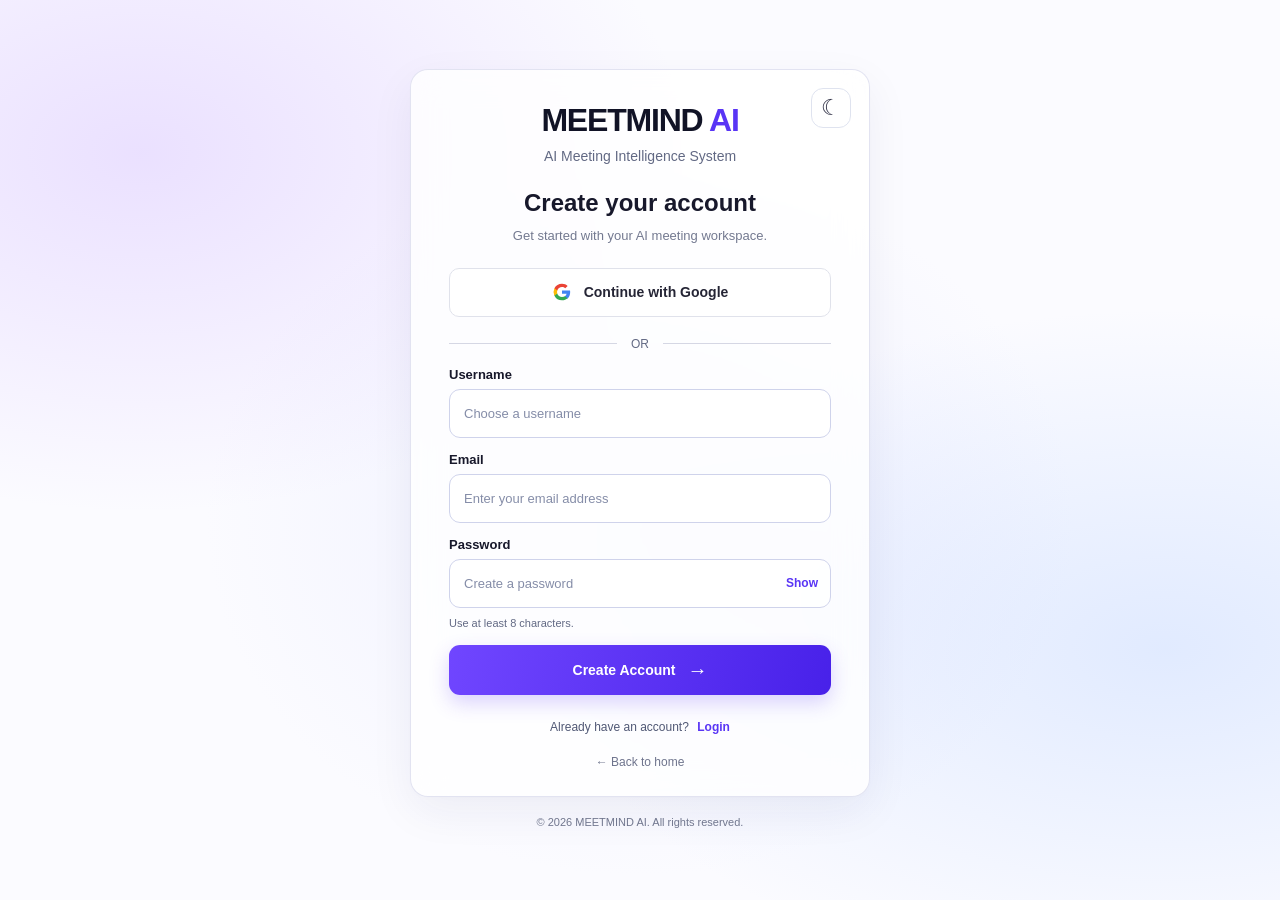
<file: frontend/signup.html>
<!DOCTYPE html>
<html lang="en">
<head>
    <link rel="icon" type="image/png" href="/static/meetmind-logo.png">
    <meta charset="UTF-8">
    <meta name="viewport" content="width=device-width, initial-scale=1.0">
    <meta name="theme-color" content="#f4f5ff">
    <meta name="description" content="Create your MEETMIND AI account.">
    <title>Create Account | MEETMIND AI</title>
    <link rel="stylesheet" href="style.css">
</head>

<body class="auth-page signup-page">

    <main class="auth-screen">

        <section class="auth-card signup-card">

            <!-- Dark / Light Mode Toggle -->
            <button
                type="button"
                id="authThemeToggle"
                class="auth-theme-toggle"
                aria-label="Switch to dark mode"
                aria-pressed="false"
                title="Toggle dark/light mode"
            >
                <span id="authThemeIcon" aria-hidden="true">☾</span>
            </button>

            <!-- Brand and Heading -->
            <header class="auth-header">
                <a href="index.html" class="auth-brand" aria-label="MEETMIND AI home">
                    <h1 class="brand-title">MEETMIND <span>AI</span></h1>
                    <p class="brand-subtitle">AI Meeting Intelligence System</p>
                </a>

                <h2>Create your account</h2>
                <p class="welcome-description">
                    Get started with your AI meeting workspace.
                </p>
            </header>

            <!-- Google Sign Up -->
            <button
                type="button"
                class="google-button"
                id="googleSignup"
            >
                <svg
                    class="google-icon"
                    viewBox="0 0 48 48"
                    aria-hidden="true"
                    focusable="false"
                >
                    <path fill="#4285F4" d="M43.6 24.5c0-1.4-.1-2.8-.4-4.1H24v7.8h11a9.4 9.4 0 0 1-4.1 6.2v5.1h6.6c3.9-3.6 6.1-8.9 6.1-15z"/>
                    <path fill="#34A853" d="M24 44c5.5 0 10.1-1.8 13.5-4.9l-6.6-5.1c-1.8 1.2-4.1 2-6.9 2-5.3 0-9.8-3.6-11.4-8.4H5.8v5.3A20.4 20.4 0 0 0 24 44z"/>
                    <path fill="#FBBC05" d="M12.6 27.6a12.3 12.3 0 0 1 0-7.2v-5.3H5.8a20.4 20.4 0 0 0 0 17.8l6.8-5.3z"/>
                    <path fill="#EA4335" d="M24 12.1c3 0 5.7 1 7.8 3.1l5.8-5.8C34.1 6.1 29.5 4 24 4A20.4 20.4 0 0 0 5.8 15.1l6.8 5.3C14.2 15.7 18.7 12.1 24 12.1z"/>
                </svg>

                <span>Continue with Google</span>
            </button>

            <!-- OR Divider -->
            <div class="auth-divider">
                <span>OR</span>
            </div>

            <!-- Signup Form -->
            <form id="signupForm">

                <div class="form-group">
                    <label for="newUsername">Username</label>
                    <input
                        type="text"
                        id="newUsername"
                        name="username"
                        placeholder="Choose a username"
                        autocomplete="username"
                        minlength="3"
                        maxlength="30"
                        required
                    >
                </div>

                <div class="form-group">
                    <label for="email">Email</label>
                    <input
                        type="email"
                        id="email"
                        name="email"
                        placeholder="Enter your email address"
                        autocomplete="email"
                        required
                    >
                </div>

                <div class="form-group">
                    <label for="newPassword">Password</label>

                    <div class="password-wrapper">
                        <input
                            type="password"
                            id="newPassword"
                            name="password"
                            placeholder="Create a password"
                            autocomplete="new-password"
                            minlength="8"
                            required
                        >

                        <button
                            type="button"
                            id="toggleSignupPassword"
                            class="password-toggle"
                            aria-controls="newPassword"
                            aria-label="Show password"
                        >
                            Show
                        </button>
                    </div>

                    <small class="field-hint">
                        Use at least 8 characters.
                    </small>
                </div>

                <p
                    id="signupMessage"
                    class="form-message"
                    role="status"
                    aria-live="polite"
                ></p>

                <button type="submit" class="primary-button">
                    Create Account <span aria-hidden="true">→</span>
                </button>

            </form>

            <!-- Login Link -->
            <p class="signup-prompt">
                Already have an account?
                <a href="login.html">Login</a>
            </p>

            <!-- Home Link -->
            <p class="auth-home-link">
                <a href="index.html">← Back to home</a>
            </p>

        </section>

        <p class="auth-footer">
            © 2026 MEETMIND AI. All rights reserved.
        </p>

    </main>

    <script src="script.js"></script>
</body>
</html>
</file>
<file: frontend/dashboard.css>
/* ========================================
   1. GLOBAL STYLES
======================================== */

:root {
    --primary: #5935f5;
    --primary-dark: #4523dc;
    --primary-light: #f0edff;
    --text: #17182b;
    --muted: #687493;
    --border: #e3e7f5;
    --surface: #ffffff;
    --background: #f6f7ff;
    --sidebar-width: 274px;
}

* {
    margin: 0;
    padding: 0;
    box-sizing: border-box;
}

html {
    scroll-behavior: smooth;
}

body {
    font-family: Inter, "Segoe UI", Arial, sans-serif;
    color: var(--text);
    background: var(--background);
    font-size: 14px;
    transition: background 0.25s ease, color 0.25s ease;
}

button,
input {
    font: inherit;
}

button {
    cursor: pointer;
}

a {
    color: inherit;
    text-decoration: none;
}

button:focus-visible,
input:focus-visible,
a:focus-visible {
    outline: 3px solid #bcb0ff;
    outline-offset: 3px;
}

/* ========================================
   2. MAIN LAYOUT
======================================== */

.app-layout {
    min-height: 100vh;
    display: grid;
    grid-template-columns: var(--sidebar-width) minmax(0, 1fr);
}

.sidebar {
    position: sticky;
    top: 0;
    height: 100vh;
    display: flex;
    flex-direction: column;
    padding: 25px 14px 18px;
    background: var(--surface);
    border-right: 1px solid var(--border);
    z-index: 10;
    transition: background 0.25s ease, border-color 0.25s ease;
}

.brand {
    display: block;
    padding: 0 17px 28px;
    border-bottom: 1px solid var(--border);
}

.brand h2 {
    font-size: 25px;
    font-weight: 850;
    letter-spacing: -1px;
    white-space: nowrap;
}

.brand h2 span {
    color: var(--primary);
}

.brand p {
    margin-top: 7px;
    color: var(--muted);
    font-size: 12px;
    white-space: nowrap;
}

.sidebar-nav {
    display: flex;
    flex-direction: column;
    gap: 8px;
    margin-top: 27px;
}

.nav-link {
    min-height: 57px;
    display: flex;
    align-items: center;
    gap: 15px;
    padding: 0 17px;
    border-radius: 12px;
    color: #46516e;
    font-size: 15px;
    font-weight: 600;
    transition: background 0.2s, color 0.2s;
}

.nav-icon {
    width: 24px;
    text-align: center;
    font-size: 23px;
    line-height: 1;
}

.nav-link:hover {
    color: var(--primary);
    background: #f7f5ff;
}

.nav-link.active {
    position: relative;
    background: var(--primary-light);
    color: var(--primary);
}

.nav-link.active::before {
    content: "";
    position: absolute;
    left: -14px;
    top: 0;
    width: 5px;
    height: 100%;
    border-radius: 0 5px 5px 0;
    background: var(--primary);
}

.sidebar-bottom {
    display: flex;
    flex-direction: column;
    gap: 7px;
    margin-top: auto;
    padding-top: 22px;
    border-top: 1px solid var(--border);
}

/* ========================================
   3. MAIN AREA AND TOPBAR
======================================== */

.main-area {
    min-width: 0;
}

.topbar {
    min-height: 76px;
    display: flex;
    align-items: center;
    justify-content: space-between;
    gap: 25px;
    padding: 0 34px;
    background: rgba(255, 255, 255, 0.96);
    border-bottom: 1px solid var(--border);
    transition: background 0.25s ease, border-color 0.25s ease;
}

.search-box {
    width: min(100%, 570px);
    height: 46px;
    display: flex;
    align-items: center;
    gap: 13px;
    padding: 0 16px;
    border: 1px solid #e1e5f3;
    border-radius: 12px;
    background: #f6f7fc;
    color: #3d496a;
}

.search-box > span {
    font-size: 24px;
}

.search-box input {
    width: 100%;
    min-width: 0;
    border: none;
    outline: none;
    background: transparent;
    color: var(--text);
    font-size: 13px;
}

.search-box input::placeholder {
    color: #78839f;
}

.topbar-actions {
    display: flex;
    align-items: center;
    gap: 15px;
    flex-shrink: 0;
}

/* ========================================
   4. MODERN MOON / SUN THEME TOGGLE
======================================== */

.dashboard-theme-toggle {
    width: 42px;
    height: 42px;
    flex: 0 0 42px;
    display: inline-flex;
    align-items: center;
    justify-content: center;
    border: 1px solid var(--border);
    border-radius: 50%;
    background: var(--surface);
    color: var(--text);
    font-size: 21px;
    line-height: 1;
    cursor: pointer;
    transition:
        background 0.25s ease,
        color 0.25s ease,
        border-color 0.25s ease,
        transform 0.2s ease,
        box-shadow 0.2s ease;
}

.dashboard-theme-toggle:hover {
    transform: translateY(-2px);
    background: var(--primary-light);
    color: var(--primary);
    box-shadow: 0 5px 14px rgba(89, 53, 245, 0.12);
}

.dashboard-theme-toggle:focus-visible {
    outline: 3px solid #bcb0ff;
    outline-offset: 3px;
}

.dashboard-theme-toggle #themeToggleIcon {
    display: inline-flex;
    align-items: center;
    justify-content: center;
    line-height: 1;
}

/* Compatibility with the previous toggle markup */
.toggle--checkbox,
.toggle--label,
.toggle--label-background {
    display: none;
}

/* ========================================
   5. NOTIFICATION BUTTON
======================================== */

.notification-button {
    position: relative;
    width: 42px;
    height: 42px;
    display: grid;
    place-items: center;
    border: 1px solid transparent;
    border-radius: 50%;
    background: transparent;
    color: #303c5e;
    font-size: 20px;
    transition: background 0.2s, border-color 0.2s;
}

.notification-button:hover {
    border-color: var(--border);
    background: var(--primary-light);
    color: var(--primary);
}

.notification-dot {
    position: absolute;
    top: 5px;
    right: 5px;
    width: 10px;
    height: 10px;
    border: 1.5px solid #ffffff;
    border-radius: 50%;
    background: #f04455;
}

/* ========================================
   6. PROFILE BUTTON
======================================== */

.profile-button {
    display: flex;
    align-items: center;
    gap: 10px;
    padding: 0;
    border: none;
    background: transparent;
    color: var(--text);
    font-size: 13px;
    font-weight: 650;
}

.avatar {
    width: 41px;
    height: 41px;
    display: grid;
    place-items: center;
    border-radius: 50%;
    background: #6879bb;
    color: #ffffff;
    font-size: 17px;
}

/* ========================================
   7. PAGE CONTENT AND HERO
======================================== */

.page-content {
    padding: 0 24px 30px;
    overflow: hidden;
    background:
        radial-gradient(
            ellipse at 85% 5%,
            rgba(209, 201, 255, 0.48),
            transparent 36%
        ),
        linear-gradient(135deg, #fafaff, #f2f3ff);
    transition: background 0.25s ease;
}

.hero {
    min-height: 290px;
    position: relative;
    display: flex;
    align-items: center;
    justify-content: space-between;
    gap: 20px;
    padding: 36px 42px 31px;
    overflow: hidden;
}

.hero-copy {
    position: relative;
    z-index: 2;
    width: 60%;
    max-width: 680px;
}

.eyebrow {
    margin-bottom: 9px;
    color: #828ba8;
    font-size: 15px;
    font-weight: 750;
    letter-spacing: 1px;
}

.hero h1 {
    font-size: clamp(36px, 3.4vw, 53px);
    font-weight: 850;
    line-height: 1.12;
    letter-spacing: -2px;
}

.hero h1 span {
    color: var(--primary);
}

.hero h2 {
    margin-top: 8px;
    color: #4c5878;
    font-size: clamp(18px, 1.7vw, 25px);
    font-weight: 700;
}

.hero-description {
    max-width: 640px;
    margin-top: 18px;
    color: #4e5c7c;
    font-size: 15px;
    line-height: 1.8;
}

/* ========================================
   8. HERO ILLUSTRATION
======================================== */

.hero-visual {
    width: 39%;
    min-width: 280px;
    height: 235px;
    position: relative;
    flex-shrink: 0;
}

.hero-visual::before {
    content: "";
    position: absolute;
    width: 250px;
    height: 220px;
    top: 8px;
    left: 50%;
    transform: translateX(-50%);
    border-radius: 48% 52% 54% 46%;
    background: linear-gradient(
        140deg,
        rgba(193, 182, 255, 0.13),
        rgba(151, 139, 255, 0.22)
    );
    border: 1px solid rgba(155, 141, 255, 0.25);
}

.visual-window {
    position: absolute;
    width: 230px;
    height: 142px;
    top: 47px;
    left: 50%;
    transform: translateX(-50%);
    display: flex;
    align-items: center;
    gap: 12px;
    padding: 18px;
    border: 1px solid #e4dfff;
    border-radius: 20px;
    background: rgba(255, 255, 255, 0.88);
    box-shadow: 0 18px 35px rgba(92, 73, 205, 0.13);
}

.play-icon {
    width: 72px;
    height: 69px;
    flex-shrink: 0;
    display: grid;
    place-items: center;
    border-radius: 16px;
    background: linear-gradient(140deg, #a38aff, #6240f4);
    color: #ffffff;
    font-size: 30px;
    box-shadow: 0 8px 18px rgba(89, 53, 245, 0.22);
}

.visual-lines {
    flex: 1;
    display: flex;
    flex-direction: column;
    gap: 10px;
}

.visual-lines span {
    height: 8px;
    border-radius: 10px;
    background: #d9d3ff;
}

.visual-lines span:nth-child(2) {
    width: 80%;
}

.visual-lines span:nth-child(3) {
    width: 65%;
}

.waveform {
    position: absolute;
    bottom: 14px;
    left: 20px;
    right: 20px;
    height: 23px;
    display: flex;
    align-items: center;
    justify-content: center;
    gap: 5px;
}

.waveform i {
    width: 6px;
    height: 13px;
    border-radius: 5px;
    background: #7255fa;
}

.waveform i:nth-child(3n) {
    height: 22px;
}

.waveform i:nth-child(2n) {
    height: 17px;
}

.floating-label {
    position: absolute;
    z-index: 2;
    padding: 13px 16px;
    border: 1px solid rgba(221, 216, 255, 0.9);
    border-radius: 13px;
    background: rgba(255, 255, 255, 0.94);
    box-shadow: 0 9px 20px rgba(73, 61, 150, 0.08);
    font-size: 12px;
    font-weight: 750;
    white-space: nowrap;
}

.label-summary {
    top: 7px;
    left: 3%;
    color: #6d43ef;
}

.label-transcript {
    top: 36px;
    right: 0;
    color: #1674e8;
}

.label-actions {
    right: -1%;
    bottom: 32px;
    color: #0aab8b;
}

.label-insights {
    left: 0;
    bottom: 18px;
    color: #e99a2c;
}

/* ========================================
   9. UPLOAD AND URL PANEL
======================================== */

.analysis-panel,
.recent-panel,
.simple-panel {
    position: relative;
    border: 1px solid rgba(255, 255, 255, 0.95);
    border-radius: 20px;
    background: rgba(255, 255, 255, 0.94);
    box-shadow: 0 10px 28px rgba(73, 74, 139, 0.045);
    transition: background 0.25s ease, border-color 0.25s ease;
}

.analysis-panel {
    padding: 18px;
}

.input-columns {
    display: grid;
    grid-template-columns: minmax(0, 1fr) 40px minmax(0, 1fr);
    align-items: stretch;
    gap: 8px;
}

.input-card {
    min-width: 0;
    padding: 19px 17px 13px;
    border-radius: 17px;
    background: linear-gradient(145deg, #fbfbff, #f8f8ff);
}

.input-heading {
    min-height: 83px;
    display: flex;
    align-items: center;
    gap: 16px;
    margin-bottom: 12px;
}

.round-icon {
    width: 76px;
    height: 76px;
    flex-shrink: 0;
    display: grid;
    place-items: center;
    border-radius: 50%;
    font-size: 35px;
}

.upload-icon {
    border: 1px solid #d8caff;
    background: #f1edff;
    color: #6438f4;
}

.url-icon {
    border: 1px solid #cfe2ff;
    background: #eef5ff;
    color: #2176ed;
}

.input-heading h3 {
    margin-bottom: 7px;
    font-size: 19px;
    font-weight: 750;
}

.input-heading p {
    color: #64718f;
    font-size: 13px;
    line-height: 1.7;
}

.choose-file-button {
    width: 100%;
    min-height: 56px;
    display: flex;
    align-items: center;
    justify-content: center;
    gap: 12px;
    border: 1.5px dashed #8b6aff;
    border-radius: 12px;
    background: #fcfbff;
    color: var(--primary);
    font-size: 15px;
    font-weight: 750;
    transition: background 0.2s, border-color 0.2s;
}

.choose-file-button:hover {
    background: #f0edff;
    border-color: var(--primary);
}

.choose-file-button span {
    font-size: 22px;
}

.file-support {
    margin-top: 12px;
    color: #6c7898;
    font-size: 11px;
    text-align: center;
    line-height: 1.6;
}

.url-input {
    height: 56px;
    display: flex;
    align-items: center;
    gap: 12px;
    padding: 0 16px;
    border: 1px solid #dce3f2;
    border-radius: 12px;
    background: #ffffff;
    color: #64718f;
}

.url-input > span {
    font-size: 22px;
}

.url-input input {
    width: 100%;
    min-width: 0;
    border: none;
    outline: none;
    background: transparent;
    color: var(--text);
    font-size: 14px;
}

.url-input input::placeholder {
    color: #8290ad;
}

.or-divider {
    position: relative;
    display: flex;
    align-items: center;
    justify-content: center;
}

.or-divider::before {
    content: "";
    position: absolute;
    top: 10px;
    bottom: 10px;
    width: 1px;
    background: #e2e5f4;
}

.or-divider span {
    position: relative;
    z-index: 1;
    width: 48px;
    height: 48px;
    display: grid;
    place-items: center;
    border-radius: 50%;
    background: #f2f1ff;
    color: #252942;
    font-size: 13px;
    font-weight: 800;
}

.input-feedback {
    min-height: 0;
    margin-top: 7px;
    color: #566487;
    font-size: 12px;
    line-height: 1.5;
    overflow-wrap: anywhere;
}

.input-feedback:empty {
    display: none;
}

/* Selected file preview */

.selected-file-preview {
    display: flex;
    align-items: center;
    gap: 14px;
    margin-top: 14px;
    padding: 13px;
    border: 1px solid #e3e7f5;
    border-radius: 13px;
    background: #ffffff;
}

.selected-file-preview[hidden] {
    display: none;
}

.selected-file-icon {
    width: 52px;
    height: 52px;
    flex: 0 0 52px;
    display: grid;
    place-items: center;
    border-radius: 11px;
}

.selected-file-icon svg {
    width: 27px;
    height: 27px;
    display: block;
}

.selected-file-icon.video {
    background: #eaf2ff;
    color: #2478f3;
}

.selected-file-icon.audio {
    background: #e2fbf1;
    color: #0bb88c;
}

.selected-file-icon.link {
    background: #ffeaed;
    color: #ef3f50;
}

.selected-file-details {
    flex: 1;
    min-width: 0;
}

.selected-file-details h4 {
    overflow-wrap: anywhere;
    font-size: 13px;
    font-weight: 700;
    color: #252942;
}

.selected-file-details p {
    margin-top: 5px;
    font-size: 11px;
    color: #687493;
}

.selected-file-type {
    flex-shrink: 0;
    padding: 6px 10px;
    border-radius: 8px;
    font-size: 11px;
    font-weight: 700;
}

.selected-file-type.video {
    background: #eaf2ff;
    color: #2478f3;
}

.selected-file-type.audio {
    background: #e2fbf1;
    color: #0bb88c;
}

.selected-file-type.link {
    background: #ffeaed;
    color: #ef3f50;
}

/* Dark mode */
body.dark-mode .selected-file-preview {
    background: #202336;
    border-color: #30354b;
}

body.dark-mode .selected-file-details h4 {
    color: #edf0fa;
}

body.dark-mode .selected-file-details p {
    color: #aab2ca;
}

.analyze-area {
    display: flex;
    flex-direction: column;
    align-items: center;
    margin-top: 12px;
}

.analyze-button {
    min-width: 340px;
    min-height: 59px;
    display: flex;
    align-items: center;
    justify-content: center;
    gap: 13px;
    padding: 12px 28px;
    border: none;
    border-radius: 13px;
    background: linear-gradient(105deg, #7046ff, #4a1cf1);
    color: #ffffff;
    font-size: 16px;
    font-weight: 750;
    box-shadow: 0 9px 20px rgba(89, 53, 245, 0.20);
    transition: transform 0.2s, box-shadow 0.2s;
}

.analyze-button:hover {
    transform: translateY(-2px);
    box-shadow: 0 12px 24px rgba(89, 53, 245, 0.28);
}

.analyze-button:disabled {
    opacity: 0.6;
    cursor: not-allowed;
    transform: none;
}

.analyze-button span {
    font-size: 20px;
}

/* ========================================
   10. RECENT MEETINGS
======================================== */

.recent-panel {
    margin-top: 17px;
    padding: 19px 18px 17px;
}

.section-heading {
    display: flex;
    align-items: center;
    justify-content: space-between;
    gap: 15px;
    margin: 0 2px 18px;
}

.section-heading h2 {
    display: flex;
    align-items: center;
    gap: 13px;
    font-size: 19px;
    font-weight: 800;
}

.section-heading h2 span {
    color: #38466c;
    font-size: 25px;
}

.view-all-button {
    border: none;
    background: transparent;
    color: var(--primary);
    font-size: 13px;
    font-weight: 750;
}

.view-all-button:hover {
    color: var(--primary-dark);
}

.meeting-list {
    display: grid;
    grid-template-columns: repeat(3, minmax(0, 1fr));
    gap: 14px;
}

.meeting-card {
    min-width: 0;
    min-height: 126px;
    display: flex;
    align-items: flex-start;
    gap: 13px;
    padding: 16px;
    border: 1px solid #e5e9f6;
    border-radius: 16px;
    background: #ffffff;
    transition: transform 0.2s, box-shadow 0.2s;
}

.meeting-card:hover {
    transform: translateY(-2px);
    box-shadow: 0 9px 22px rgba(48, 54, 108, 0.07);
}

.meeting-type {
    width: 72px;
    height: 76px;
    flex-shrink: 0;
    display: grid;
    place-items: center;
    border-radius: 13px;
    font-size: 28px;
}

.video-type {
    background: #eaf2ff;
    color: #2478f3;
}

.audio-type {
    background: #e2fbf1;
    color: #0bb88c;
}

.link-type {
    background: #ffeaed;
    color: #ef3f50;
}

.meeting-details {
    flex: 1;
    min-width: 0;
    padding-top: 5px;
}

.meeting-details h3 {
    overflow-wrap: anywhere;
    font-size: 13px;
    font-weight: 750;
    line-height: 1.5;
}

.meeting-details p {
    margin-top: 8px;
    color: #697695;
    font-size: 11px;
    line-height: 1.6;
}

.meeting-tag {
    display: inline-block;
    margin-top: 8px;
    padding: 6px 13px;
    border-radius: 9px;
    font-size: 11px;
    font-weight: 700;
}

.video-tag {
    background: #ece8ff;
    color: #5935f5;
}

.audio-tag {
    background: #dff9ef;
    color: #08a879;
}

.link-tag {
    background: #ffe5e8;
    color: #e7354b;
}

.meeting-menu {
    border: none;
    background: transparent;
    color: #65708f;
    font-size: 22px;
    line-height: 1;
}

.empty-state {
    padding: 20px 8px;
    color: var(--muted);
    text-align: center;
    line-height: 1.6;
}

/* ========================================
   11. ABOUT AND SETTINGS
======================================== */

.simple-panel {
    margin-top: 18px;
    padding: 25px;
}

.simple-panel h2 {
    margin-bottom: 10px;
    font-size: 20px;
}

.simple-panel p {
    color: var(--muted);
    line-height: 1.7;
}

/* ========================================
   12. DARK MODE
======================================== */

body.dark-mode {
    --text: #edf0fa;
    --muted: #aab2ca;
    --border: #30354b;
    --surface: #1b1e2c;
    --background: #11131e;
    --primary-light: #2b274a;

    color: var(--text);
    background: var(--background);
    color-scheme: dark;
}

body.dark-mode .sidebar,
body.dark-mode .topbar,
body.dark-mode .analysis-panel,
body.dark-mode .recent-panel,
body.dark-mode .simple-panel,
body.dark-mode .meeting-card {
    background: var(--surface);
    border-color: var(--border);
}

body.dark-mode .page-content {
    background: linear-gradient(135deg, #151725, #1d1c32);
}

body.dark-mode .brand p,
body.dark-mode .nav-link,
body.dark-mode .hero h2,
body.dark-mode .hero-description,
body.dark-mode .input-heading p,
body.dark-mode .file-support,
body.dark-mode .meeting-details p {
    color: var(--muted);
}

body.dark-mode .nav-link.active,
body.dark-mode .nav-link:hover {
    background: #2b274a;
    color: #b6a7ff;
}

body.dark-mode .search-box,
body.dark-mode .input-card,
body.dark-mode .url-input {
    background: #202336;
    border-color: var(--border);
}

body.dark-mode .search-box {
    color: var(--muted);
}

body.dark-mode .search-box input,
body.dark-mode .url-input input {
    color: var(--text);
}

body.dark-mode .search-box input::placeholder,
body.dark-mode .url-input input::placeholder {
    color: #aab2ca;
}

body.dark-mode .input-heading h3,
body.dark-mode .section-heading h2,
body.dark-mode .meeting-details h3,
body.dark-mode .simple-panel h2,
body.dark-mode .profile-button {
    color: var(--text);
}

body.dark-mode .section-heading h2 span {
    color: #c0c8e2;
}

body.dark-mode .choose-file-button {
    background: #26243c;
    border-color: #7160c7;
    color: #c5baff;
}

body.dark-mode .choose-file-button:hover {
    background: #302b4d;
}

body.dark-mode .or-divider::before {
    background: var(--border);
}

body.dark-mode .or-divider span {
    background: #2b274a;
    color: var(--text);
}

body.dark-mode .visual-window,
body.dark-mode .floating-label {
    background: #25283b;
    border-color: var(--border);
}

body.dark-mode .notification-button {
    color: #e4e8f7;
}

body.dark-mode .notification-button:hover {
    background: #2b274a;
    border-color: #45405f;
}

body.dark-mode .notification-dot {
    border-color: var(--surface);
}

body.dark-mode .meeting-menu {
    color: var(--muted);
}

body.dark-mode .input-feedback {
    color: #c2c9df;
}

body.dark-mode .empty-state {
    color: var(--muted);
}

body.dark-mode .dashboard-theme-toggle {
    background: #25283b;
    border-color: #41465d;
    color: #f4d779;
}

body.dark-mode .dashboard-theme-toggle:hover {
    background: #302b4d;
    border-color: #7160c7;
    color: #ffffff;
}

/* ========================================
   13. RESPONSIVE TABLET
======================================== */

@media (max-width: 1200px) {
    :root {
        --sidebar-width: 235px;
    }

    .topbar {
        padding: 0 22px;
    }

    .hero {
        padding: 30px 25px;
    }

    .input-heading {
        gap: 12px;
    }

    .round-icon {
        width: 62px;
        height: 62px;
        font-size: 29px;
    }

    .meeting-card {
        padding: 12px;
        gap: 9px;
    }

    .meeting-type {
        width: 57px;
        height: 62px;
    }
}

@media (max-width: 950px) {
    .app-layout {
        grid-template-columns: 205px minmax(0, 1fr);
    }

    .brand {
        padding-left: 8px;
    }

    .brand h2 {
        font-size: 20px;
    }

    .brand p {
        font-size: 10px;
    }

    .hero {
        min-height: 270px;
    }

    .hero-copy {
        width: 65%;
    }

    .hero-visual {
        min-width: 210px;
        transform: scale(0.85);
        transform-origin: center right;
    }

    .input-columns {
        grid-template-columns: minmax(0, 1fr);
    }

    .or-divider {
        min-height: 38px;
    }

    .or-divider::before {
        top: 50%;
        bottom: auto;
        left: 10%;
        right: 10%;
        width: auto;
        height: 1px;
    }

    .meeting-list {
        grid-template-columns: 1fr;
    }

    .meeting-card {
        min-height: 105px;
    }

    .meeting-type {
        width: 65px;
        height: 65px;
    }
}

/* ========================================
   14. RESPONSIVE MOBILE
======================================== */

@media (max-width: 650px) {
    .app-layout {
        display: block;
    }

    .sidebar {
        position: static;
        width: 100%;
        height: auto;
        padding: 15px;
        border-right: none;
        border-bottom: 1px solid var(--border);
    }

    .brand {
        padding: 0 4px 14px;
        border-bottom: none;
    }

    .brand h2 {
        font-size: 23px;
    }

    .brand p {
        font-size: 11px;
    }

    .sidebar-nav {
        flex-direction: row;
        gap: 5px;
        margin-top: 12px;
        overflow-x: auto;
        padding-bottom: 3px;
    }

    .nav-link {
        min-height: 43px;
        flex-shrink: 0;
        gap: 7px;
        padding: 0 10px;
        font-size: 12px;
    }

    .nav-icon {
        width: auto;
        font-size: 17px;
    }

    .nav-link.active::before {
        left: 0;
        top: auto;
        bottom: -2px;
        width: 100%;
        height: 3px;
        border-radius: 3px;
    }

    .sidebar-bottom {
        display: none;
    }

    .topbar {
        min-height: 70px;
        height: auto;
        flex-wrap: wrap;
        gap: 12px;
        padding: 13px 16px;
    }

    .search-box {
        order: 2;
        width: 100%;
    }

    .topbar-actions {
        width: 100%;
        justify-content: flex-end;
        gap: 10px;
    }

    .dashboard-theme-toggle {
        width: 40px;
        height: 40px;
        flex-basis: 40px;
        font-size: 20px;
    }

    .notification-button {
        width: 40px;
        height: 40px;
    }

    .page-content {
        padding: 0 12px 22px;
    }

    .hero {
        min-height: auto;
        padding: 35px 8px 18px;
    }

    .hero-copy {
        width: 100%;
    }

    .hero h1 {
        font-size: 37px;
    }

    .hero h2 {
        font-size: 18px;
    }

    .hero-description {
        font-size: 13px;
    }

    .hero-visual {
        display: none;
    }

    .analysis-panel {
        padding: 10px;
        border-radius: 16px;
    }

    .input-card {
        padding: 15px 12px;
    }

    .input-heading {
        align-items: flex-start;
        gap: 12px;
    }

    .round-icon {
        width: 50px;
        height: 50px;
        font-size: 24px;
    }

    .input-heading h3 {
        font-size: 16px;
    }

    .input-heading p {
        font-size: 12px;
    }

    .choose-file-button,
    .url-input {
        min-height: 49px;
        height: auto;
    }

    .url-input {
        min-height: 49px;
    }

    .url-input input {
        padding: 12px 0;
    }

    .analyze-button {
        width: 100%;
        min-width: 0;
        min-height: 54px;
        font-size: 14px;
    }

    .recent-panel {
        padding: 15px 10px;
    }

    .section-heading h2 {
        font-size: 16px;
    }

    .meeting-card {
        padding: 11px;
        gap: 10px;
    }

    .meeting-type {
        width: 48px;
        height: 53px;
        font-size: 22px;
    }

    .meeting-details h3 {
        font-size: 12px;
    }

    .meeting-details p {
        font-size: 10px;
    }

    .simple-panel {
        padding: 18px;
    }
}

/* ========================================
   15. SMALL MOBILE SCREENS
======================================== */

@media (max-width: 380px) {
    .topbar {
        padding: 12px;
    }

    .topbar-actions {
        gap: 6px;
    }

    .profile-button {
        gap: 6px;
        font-size: 11px;
    }

    .avatar {
        width: 34px;
        height: 34px;
        font-size: 14px;
    }

    .hero h1 {
        font-size: 31px;
    }

    .login-options {
        flex-wrap: wrap;
    }
}


/* =========================================
   MEETMIND AI — DARK MODE FIX
   ========================================= */

/* Main page */
html.dark-mode,
body.dark-mode {
    background: #11131e !important;
    color: #edf0fa;
}

/* Main layout surfaces */
body.dark-mode .app-layout,
body.dark-mode .main-area {
    background: #11131e;
    color: #edf0fa;
}

body.dark-mode .sidebar,
body.dark-mode .topbar,
body.dark-mode .analysis-panel,
body.dark-mode .recent-panel,
body.dark-mode .simple-panel {
    background: #1b1e2c !important;
    border-color: #30354b !important;
    color: #edf0fa;
}

/* Main content background */
body.dark-mode .page-content {
    background: linear-gradient(135deg, #151725, #1d1c32) !important;
}

/* Cards and input areas */
body.dark-mode .input-card,
body.dark-mode .meeting-card {
    background: #202336 !important;
    border-color: #30354b !important;
    color: #edf0fa;
}

body.dark-mode .search-box,
body.dark-mode .url-input {
    background: #202336 !important;
    border-color: #30354b !important;
    color: #edf0fa;
}

body.dark-mode .search-box input,
body.dark-mode .url-input input {
    color: #edf0fa !important;
}

body.dark-mode .search-box input::placeholder,
body.dark-mode .url-input input::placeholder {
    color: #aab2ca !important;
}

/* Headings and text */
body.dark-mode .hero h1,
body.dark-mode .hero h2,
body.dark-mode .hero-description,
body.dark-mode .input-heading h3,
body.dark-mode .input-heading p,
body.dark-mode .section-heading h2,
body.dark-mode .meeting-details h3,
body.dark-mode .meeting-details p,
body.dark-mode .simple-panel h2,
body.dark-mode .simple-panel p,
body.dark-mode .brand p,
body.dark-mode .nav-link,
body.dark-mode .profile-button,
body.dark-mode .empty-state {
    color: #edf0fa;
}

/* Sidebar navigation */
body.dark-mode .nav-link:hover,
body.dark-mode .nav-link.active {
    background: #2b274a !important;
    color: #b6a7ff !important;
}

/* Theme toggle */
.dashboard-theme-toggle {
    cursor: pointer;
    pointer-events: auto;
    position: relative;
    z-index: 2;
}

.dashboard-theme-toggle #themeToggleIcon {
    display: inline-flex;
    align-items: center;
    justify-content: center;
}

.dashboard-theme-toggle #themeToggleIcon svg {
    width: 21px;
    height: 21px;
    display: block;
}

body.dark-mode .dashboard-theme-toggle {
    background: #25283b !important;
    border-color: #41465d !important;
    color: #f4d779 !important;
}

/* Notification button */
body.dark-mode .notification-button {
    color: #edf0fa;
}

/* Keep the light theme unchanged */
body:not(.dark-mode) {
    color-scheme: light;
}

body.dark-mode {
    color-scheme: dark;
}


/* MEETMIND AI - Consistent icons */

.sidebar .nav-icon {
    width: 22px;
    height: 22px;
    min-width: 22px;
    display: inline-flex;
    align-items: center;
    justify-content: center;
    flex-shrink: 0;
}

.sidebar .nav-icon svg {
    width: 20px;
    height: 20px;
    display: block;
}

.topbar-icon {
    display: inline-flex;
    align-items: center;
    justify-content: center;
}

.topbar-icon svg {
    width: 21px;
    height: 21px;
    display: block;
}

.dashboard-theme-toggle svg {
    width: 21px;
    height: 21px;
    display: block;
}



/* ========================================
   16. FIXED DESKTOP DASHBOARD CHROME
   Keeps the sidebar and top bar visible while
   the dashboard content scrolls independently.
======================================== */

@media (min-width: 651px) {
    html,
    body {
        min-height: 100%;
        height: 100%;
        overflow: hidden;
    }

    .app-layout {
        display: block;
        min-height: 100vh;
        height: 100vh;
    }

    .sidebar {
        position: fixed;
        inset: 0 auto 0 0;
        width: var(--sidebar-width);
        height: 100vh;
        height: 100dvh;
        overflow-x: hidden;
        overflow-y: auto;
        z-index: 1200;
    }

    .main-area {
        margin-left: var(--sidebar-width);
        width: calc(100% - var(--sidebar-width));
        height: 100vh;
        height: 100dvh;
        min-width: 0;
        overflow-x: hidden;
        overflow-y: auto;
        overscroll-behavior-y: contain;
    }

    .topbar {
        position: sticky;
        top: 0;
        z-index: 1100;
        min-height: 76px;
        background: var(--surface);
        box-shadow: 0 1px 0 var(--border);
    }

    .page-content {
        min-width: 0;
        overflow: visible;
    }
}

/* Mobile keeps the existing stacked navigation layout. */
@media (max-width: 650px) {
    html,
    body {
        height: auto;
        min-height: 100%;
        overflow: auto;
    }

    .app-layout {
        display: block;
        height: auto;
        min-height: 100vh;
    }

    .sidebar {
        position: static;
        inset: auto;
        width: 100%;
        height: auto;
        overflow: visible;
    }

    .main-area {
        margin-left: 0;
        width: 100%;
        height: auto;
        overflow: visible;
    }

    .topbar {
        position: sticky;
        top: 0;
        z-index: 1100;
    }
}


/* =========================================
   MEETMIND AI - STABLE SHARED TOPBAR
========================================= */

.app-layout > .main-area > .topbar {
    box-sizing: border-box;
    width: 100%;
    min-height: 78px;
    display: flex;
    align-items: center;
    justify-content: space-between;
    gap: 20px;
    padding: 0 30px;
    flex-shrink: 0;
}

/* Keep the action buttons aligned */
.app-layout > .main-area > .topbar .topbar-actions {
    display: flex;
    align-items: center;
    justify-content: flex-end;
    gap: 12px;
    flex-shrink: 0;
    min-width: max-content;
}

/* Keep theme and notification buttons the same size */
.app-layout > .main-area > .topbar .dashboard-theme-toggle,
.app-layout > .main-area > .topbar .notification-button {
    box-sizing: border-box;
    width: 40px;
    height: 40px;
    min-width: 40px;
    flex: 0 0 40px;
    display: inline-flex;
    align-items: center;
    justify-content: center;
    padding: 0;
    margin: 0;
}

/* Keep the profile area from shrinking or shifting */
.app-layout > .main-area > .topbar .profile-button {
    box-sizing: border-box;
    display: inline-flex;
    align-items: center;
    justify-content: flex-start;
    gap: 9px;
    min-height: 48px;
    flex: 0 0 auto;
    white-space: nowrap;
}

/* Keep avatar dimensions consistent */
.app-layout > .main-area > .topbar .avatar {
    box-sizing: border-box;
    width: 40px;
    height: 40px;
    min-width: 40px;
    flex: 0 0 40px;
    display: inline-flex;
    align-items: center;
    justify-content: center;
    border-radius: 50%;
}

/* Keep the topbar responsive */
@media (max-width: 700px) {
    .app-layout > .main-area > .topbar {
        gap: 10px;
        padding: 0 14px;
    }

    .app-layout > .main-area > .topbar .topbar-actions {
        gap: 6px;
    }
}



/* Prevent horizontal shifting when page content needs a scrollbar */
.app-layout > .main-area {
    scrollbar-gutter: stable;
}

/* Keep the topbar height and action alignment consistent */
.app-layout > .main-area > .topbar {
    box-sizing: border-box;
    min-height: 78px;
    flex-shrink: 0;
}

.app-layout > .main-area > .topbar .topbar-actions {
    display: flex;
    align-items: center;
    justify-content: flex-end;
    gap: 12px;
    flex-shrink: 0;
}

/* Prevent profile text and avatar from changing size */
.app-layout > .main-area > .topbar .profile-button {
    flex-shrink: 0;
    white-space: nowrap;
}

.app-layout > .main-area > .topbar .avatar {
    width: 40px;
    height: 40px;
    min-width: 40px;
    flex-shrink: 0;
}

.section-heading h2 .recent-meetings-icon {
    width: 10px !important;
    height: 10px !important;
    min-width: 10px !important;
    max-width: 10px !important;
    flex: 0 0 10px;
    display: inline-block;
    margin: 0;
}

.section-heading h2 {
    display: flex;
    align-items: center;
    gap: 6px;
    white-space: nowrap;
}
</file>
<file: frontend/pages.css>
/* =====================================================
   MEETMIND AI - SHARED PAGE STYLES
===================================================== */

:root {
    color-scheme: light;
    --mm-sidebar-width: 274px;
    --mm-topbar-height: 78px;
}

html {
    min-height: 100%;
    scroll-behavior: smooth;
}

body {
    min-height: 100vh;
    margin: 0;
}

button,
input,
select,
textarea {
    font: inherit;
}

button,
a {
    -webkit-tap-highlight-color: transparent;
}

button {
    cursor: pointer;
}

:focus-visible {
    outline: 3px solid rgba(89, 53, 245, 0.35);
    outline-offset: 2px;
}

img {
    max-width: 100%;
}

/* White panels in light mode */
body:not(.dark-mode):not(.auth-dark) .settings-card,
body:not(.dark-mode):not(.auth-dark) .settings-section,
body:not(.dark-mode):not(.auth-dark) .setting-card,
body:not(.dark-mode):not(.auth-dark) .content-card {
    background: #ffffff;
}

/* Responsive tables */
@media (max-width: 760px) {
    .main-content,
    .content,
    .page-content {
        min-width: 0;
    }

    table {
        display: block;
        max-width: 100%;
        overflow-x: auto;
    }
}

/* =====================================================
   APPLICATION LAYOUT - DESKTOP
===================================================== */

body {
    overflow: hidden;
}

/* Full viewport application */
.app-layout {
    position: relative !important;
    display: block !important;
    width: 100% !important;
    height: 100vh !important;
    min-height: 100vh !important;
    overflow: hidden !important;
}

/* Fixed sidebar */
.app-layout > .sidebar {
    position: fixed !important;
    top: 0 !important;
    left: 0 !important;
    right: auto !important;
    bottom: 0 !important;

    box-sizing: border-box !important;
    width: var(--mm-sidebar-width) !important;
    height: 100vh !important;
    max-height: 100vh !important;

    overflow-x: hidden !important;
    overflow-y: auto !important;

    z-index: 1200 !important;
}

/* Main area scrolls independently */
.app-layout > .main-area {
    position: relative !important;

    box-sizing: border-box !important;
    margin: 0 0 0 var(--mm-sidebar-width) !important;
    width: calc(100% - var(--mm-sidebar-width)) !important;

    height: 100vh !important;
    min-height: 0 !important;
    min-width: 0 !important;

    /* Reserve space for the fixed header */
    padding-top: var(--mm-topbar-height) !important;

    overflow-x: hidden !important;
    overflow-y: auto !important;
    overscroll-behavior-y: contain;
}

/* =====================================================
   FIXED TOP BAR
===================================================== */

.app-layout > .main-area > .topbar {
    position: fixed !important;

    /* Align with the right edge of the sidebar */
    top: 0 !important;
    left: var(--mm-sidebar-width) !important;
    right: 0 !important;
    bottom: auto !important;

    box-sizing: border-box !important;
    width: auto !important;

    height: var(--mm-topbar-height) !important;
    min-height: var(--mm-topbar-height) !important;
    max-height: var(--mm-topbar-height) !important;

    margin: 0 !important;
    padding: 0 30px !important;

    display: flex !important;
    align-items: center !important;
    justify-content: space-between !important;
    gap: 16px !important;

    flex-shrink: 0 !important;
    overflow: visible !important;

    z-index: 1100 !important;

    background: #ffffff;
    border-bottom: 1px solid #dfe3ef;
    box-shadow: 0 2px 8px rgba(26, 32, 64, 0.025);

    backdrop-filter: blur(14px);
    -webkit-backdrop-filter: blur(14px);
}

/* Keep the left-side title or search area stable */
.app-layout > .main-area > .topbar > :first-child {
    min-width: 0;
}

/* Right-side topbar controls */
.app-layout > .main-area > .topbar .topbar-actions {
    position: relative !important;

    display: flex !important;
    align-items: center !important;
    justify-content: flex-end !important;

    flex: 0 0 auto !important;
    flex-shrink: 0 !important;

    gap: 12px !important;
    min-width: max-content !important;
    height: 100% !important;

    margin: 0 !important;
    padding: 0 !important;
}

/* Theme and notification buttons */
.app-layout > .main-area > .topbar .dashboard-theme-toggle,
.app-layout > .main-area > .topbar .notification-button {
    position: relative !important;
    box-sizing: border-box !important;

    display: inline-flex !important;
    align-items: center !important;
    justify-content: center !important;

    width: 40px !important;
    height: 40px !important;
    min-width: 40px !important;
    min-height: 40px !important;

    flex: 0 0 40px !important;

    margin: 0 !important;
    padding: 0 !important;

    transform: none !important;
}

/* Keep the icons centered */
.app-layout > .main-area > .topbar .dashboard-theme-toggle svg,
.app-layout > .main-area > .topbar .notification-button svg {
    display: block;
    width: 21px;
    height: 21px;
    flex-shrink: 0;
}

/* Profile area */
.app-layout > .main-area > .topbar .profile-button {
    position: relative !important;
    box-sizing: border-box !important;

    display: inline-flex !important;
    align-items: center !important;
    justify-content: flex-start !important;

    flex: 0 0 auto !important;
    flex-shrink: 0 !important;

    gap: 9px !important;
    margin: 0 !important;

    white-space: nowrap !important;
    transform: none !important;
}

/* Avatar size */
.app-layout > .main-area > .topbar .avatar,
.app-layout > .main-area > .topbar #headerAvatar,
.app-layout > .main-area > .topbar #profileAvatar {
    box-sizing: border-box !important;

    display: inline-flex !important;
    align-items: center !important;
    justify-content: center !important;

    width: 40px !important;
    height: 40px !important;
    min-width: 40px !important;
    min-height: 40px !important;

    flex: 0 0 40px !important;
    border-radius: 50%;
}

/* Main page sections */
.app-layout > .main-area > .page-content,
.app-layout > .main-area > .analysis-page,
.app-layout > .main-area > .meetings-page,
.app-layout > .main-area > .history-page,
.app-layout > .main-area > .settings-page,
.app-layout > .main-area > .about-page {
    box-sizing: border-box;
    min-width: 0;
    max-width: 100%;
}

/* Anchor positions */
.app-layout > .main-area [id] {
    scroll-margin-top: 12px;
}

/* =====================================================
   DARK MODE
===================================================== */

body.dark-mode .app-layout > .main-area > .topbar {
    background: #1c2032;
    border-bottom-color: #3b4258;
    color: #f1f1fc;
}

body.dark-mode .app-layout > .main-area > .topbar .dashboard-theme-toggle {
    background: #24253c;
    border-color: #444661;
    color: #f1f1fc;
}

body.dark-mode .app-layout > .main-area > .topbar .notification-button,
body.dark-mode .app-layout > .main-area > .topbar .profile-button {
    color: #f1f1fc;
}

/* =====================================================
   TABLET
===================================================== */

@media (max-width: 900px) {
    :root {
        --mm-sidebar-width: 218px;
    }

    .app-layout > .main-area > .topbar {
        padding-right: 18px !important;
        padding-left: 18px !important;
        gap: 10px !important;
    }

    .app-layout > .main-area > .topbar .topbar-actions {
        gap: 7px !important;
    }
}

/* =====================================================
   MOBILE
===================================================== */

@media (max-width: 680px) {
    body {
        overflow-x: hidden;
        overflow-y: auto;
    }

    .app-layout {
        display: block !important;
        height: auto !important;
        min-height: 100vh !important;
        overflow: visible !important;
    }

    .app-layout > .sidebar {
        position: sticky !important;
        top: 0 !important;
        left: auto !important;
        right: auto !important;
        bottom: auto !important;

        width: 100% !important;
        height: auto !important;
        max-height: none !important;

        overflow: visible !important;
    }

    .app-layout > .main-area {
        position: relative !important;

        margin: 0 !important;
        width: 100% !important;

        height: auto !important;
        min-height: 0 !important;

        padding-top: 0 !important;

        overflow: visible !important;
    }

    .app-layout > .main-area > .topbar {
        position: sticky !important;

        top: 0 !important;
        left: auto !important;
        right: auto !important;

        width: 100% !important;

        height: var(--mm-topbar-height) !important;
        min-height: var(--mm-topbar-height) !important;
        max-height: var(--mm-topbar-height) !important;

        padding: 0 12px !important;
        gap: 8px !important;
    }

    .app-layout > .main-area > .topbar .topbar-actions {
        gap: 5px !important;
    }

    .app-layout > .main-area > .topbar .profile-button {
        gap: 5px !important;
    }
}
</file>
<file: frontend/style.css>
/* =========================================
   1. GLOBAL STYLES
========================================= */

:root {
    --primary: #5935f5;
    --primary-hover: #4523dc;
    --primary-light: #f0edff;
    --text: #17182b;
    --muted: #6e748d;
    --border: #dfe3ef;
    --white: #ffffff;
    --success: #15835e;
    --error: #d12f48;
}

* {
    margin: 0;
    padding: 0;
    box-sizing: border-box;
}

html {
    min-height: 100%;
    scroll-behavior: smooth;
}

body {
    min-height: 100vh;
    min-height: 100dvh;
    font-family: Arial, Helvetica, sans-serif;
    color: var(--text);
}

button,
input {
    font: inherit;
}

button {
    -webkit-tap-highlight-color: transparent;
}

a {
    color: var(--primary);
    text-decoration: none;
}

a:hover {
    text-decoration: underline;
}

button:focus-visible,
input:focus-visible,
a:focus-visible {
    outline: 3px solid #bcb0ff;
    outline-offset: 3px;
}

/* =========================================
   2. AUTHENTICATION BACKGROUND
========================================= */

.auth-page {
    min-height: 100vh;
    min-height: 100dvh;
    background-color: #fbfbff;
    background-image:
        radial-gradient(
            ellipse at 11% 17%,
            rgba(196, 163, 255, 0.30),
            transparent 34%
        ),
        radial-gradient(
            ellipse at 91% 72%,
            rgba(147, 185, 255, 0.25),
            transparent 37%
        ),
        radial-gradient(
            ellipse at 50% 58%,
            rgba(218, 222, 255, 0.38),
            transparent 48%
        );
    background-repeat: no-repeat;
    background-position: center;
    background-size: cover;
}

/* =========================================
   3. AUTHENTICATION SCREEN
========================================= */

.auth-screen {
    min-height: 100vh;
    min-height: 100dvh;
    display: flex;
    flex-direction: column;
    align-items: center;
    justify-content: center;
    padding: 32px 18px;
}

/* =========================================
   4. LOGIN AND SIGNUP CARDS
========================================= */

.auth-card {
    position: relative;
    width: 100%;
    max-width: 460px;
    padding: 34px 38px 30px;
    background: rgba(255, 255, 255, 0.82);
    border: 1px solid rgba(222, 224, 239, 0.88);
    border-radius: 18px;
    box-shadow:
        0 15px 45px rgba(40, 38, 90, 0.06),
        0 2px 8px rgba(40, 38, 90, 0.02);
    backdrop-filter: blur(16px);
    -webkit-backdrop-filter: blur(16px);
}

.signup-card {
    padding-top: 30px;
    padding-bottom: 27px;
}

/* =========================================
   5. DARK / LIGHT THEME TOGGLE
========================================= */

.auth-theme-toggle {
    position: absolute;
    top: 18px;
    right: 18px;
    z-index: 10;
    width: 40px;
    height: 40px;
    display: flex;
    align-items: center;
    justify-content: center;
    padding: 0;
    border: 1px solid #dfe3ef;
    border-radius: 12px;
    background: rgba(255, 255, 255, 0.94);
    color: #34354a;
    font-size: 22px;
    line-height: 1;
    cursor: pointer;
    transition:
        background 0.2s ease,
        color 0.2s ease,
        border-color 0.2s ease,
        transform 0.2s ease;
}

.auth-theme-toggle:hover {
    border-color: var(--primary);
    transform: translateY(-1px);
}

.auth-theme-toggle:active {
    transform: scale(0.97);
}

.auth-theme-toggle span {
    display: block;
}

/* =========================================
   6. BRAND AND HEADINGS
========================================= */

.auth-header {
    margin-bottom: 26px;
    text-align: center;
}

.auth-brand {
    display: inline-flex;
    flex-direction: column;
    align-items: center;
    margin-bottom: 25px;
    text-decoration: none;
}

.auth-brand:hover {
    text-decoration: none;
}

.brand-title {
    color: #111326;
    font-size: 32px;
    font-weight: 800;
    letter-spacing: -1.2px;
    line-height: 1.25;
}

.brand-title span {
    color: var(--primary);
}

.brand-subtitle {
    margin-top: 6px;
    color: #626984;
    font-size: 14px;
    line-height: 1.5;
}

.auth-header h2 {
    margin-top: 0;
    color: var(--text);
    font-size: 24px;
    font-weight: 700;
    line-height: 1.35;
}

.welcome-description {
    margin-top: 7px;
    color: #737990;
    font-size: 13px;
    line-height: 1.6;
}

/* =========================================
   7. GOOGLE SIGN-IN BUTTON
========================================= */

.google-button {
    width: 100%;
    min-height: 49px;
    display: flex;
    align-items: center;
    justify-content: center;
    gap: 12px;
    padding: 12px 16px;
    border: 1px solid #e0e2eb;
    border-radius: 10px;
    background: #ffffff;
    color: #252535;
    font-size: 14px;
    font-weight: 600;
    cursor: pointer;
    transition:
        background 0.2s ease,
        box-shadow 0.2s ease,
        border-color 0.2s ease,
        transform 0.2s ease;
}

.google-button:hover {
    background: #fafaff;
    border-color: #d3d5e6;
    box-shadow: 0 5px 15px rgba(35, 35, 80, 0.07);
}

.google-button:active {
    transform: scale(0.99);
}

.google-icon {
    display: block;
    width: 20px;
    height: 20px;
    flex-shrink: 0;
}

/* =========================================
   8. FORM FIELDS
========================================= */

.form-group {
    margin-bottom: 18px;
}

.form-group label {
    display: block;
    margin-bottom: 7px;
    color: var(--text);
    font-size: 13px;
    font-weight: 600;
}

.form-group input {
    display: block;
    width: 100%;
    height: 49px;
    padding: 0 14px;
    border: 1px solid #cfd3eb;
    border-radius: 11px;
    background: rgba(255, 255, 255, 0.76);
    color: var(--text);
    font-size: 13px;
    outline: none;
    transition:
        border-color 0.2s ease,
        box-shadow 0.2s ease,
        background 0.2s ease;
}

.form-group input::placeholder {
    color: #858da8;
    opacity: 1;
}

.form-group input:hover {
    border-color: #b8bde0;
}

.form-group input:focus {
    border-color: var(--primary);
    background: #ffffff;
    box-shadow: 0 0 0 3px rgba(89, 53, 245, 0.11);
    outline: none;
}

.form-group input:disabled {
    cursor: not-allowed;
    opacity: 0.65;
}

/* =========================================
   9. PASSWORD SHOW / HIDE
========================================= */

.password-wrapper {
    position: relative;
    width: 100%;
}

.password-wrapper input {
    padding-right: 65px;
}

.password-toggle {
    position: absolute;
    z-index: 1;
    top: 50%;
    right: 13px;
    transform: translateY(-50%);
    padding: 5px 0;
    border: none;
    background: transparent;
    color: var(--primary);
    font-size: 12px;
    font-weight: 700;
    cursor: pointer;
}

.password-toggle:hover {
    color: var(--primary-hover);
}

.field-hint {
    display: block;
    margin-top: 7px;
    color: #626984;
    font-size: 11px;
    line-height: 1.5;
}

/* =========================================
   10. REMEMBER ME AND FORGOT PASSWORD
========================================= */

.login-options {
    display: flex;
    align-items: center;
    justify-content: space-between;
    gap: 12px;
    margin: 2px 0 22px;
}

.remember-option {
    display: inline-flex;
    align-items: center;
    gap: 8px;
    color: var(--text);
    font-size: 12px;
    cursor: pointer;
}

.remember-option input {
    width: 16px;
    height: 16px;
    margin: 0;
    accent-color: var(--primary);
    cursor: pointer;
}

.login-options a {
    color: var(--primary);
    font-size: 12px;
    font-weight: 600;
}

/* =========================================
   11. PRIMARY BUTTON
========================================= */

.primary-button {
    display: flex;
    align-items: center;
    justify-content: center;
    gap: 12px;
    width: 100%;
    min-height: 50px;
    padding: 12px 18px;
    border: none;
    border-radius: 11px;
    background: linear-gradient(105deg, #7046ff, #4821e9);
    color: #ffffff;
    font-size: 14px;
    font-weight: 700;
    cursor: pointer;
    box-shadow: 0 8px 20px rgba(89, 53, 245, 0.22);
    transition:
        transform 0.2s ease,
        box-shadow 0.2s ease,
        filter 0.2s ease;
}

.primary-button span {
    font-size: 20px;
    font-weight: 400;
    line-height: 1;
}

.primary-button:hover {
    filter: brightness(1.05);
    transform: translateY(-1px);
    box-shadow: 0 10px 23px rgba(89, 53, 245, 0.27);
}

.primary-button:active {
    transform: translateY(0);
}

.primary-button:disabled {
    cursor: not-allowed;
    opacity: 0.65;
    box-shadow: none;
    transform: none;
}

/* =========================================
   12. OR DIVIDER
========================================= */

.auth-divider {
    display: flex;
    align-items: center;
    gap: 14px;
    margin: 23px 0 20px;
    color: #626984;
    font-size: 12px;
}

.auth-divider::before,
.auth-divider::after {
    content: "";
    height: 1px;
    flex: 1;
    background: rgba(120, 125, 165, 0.30);
}

/* =========================================
   13. ACCOUNT LINKS
========================================= */

.signup-prompt {
    margin-top: 22px;
    color: #505875;
    font-size: 12px;
    text-align: center;
    line-height: 1.7;
}

.signup-prompt a {
    margin-left: 5px;
    color: var(--primary);
    font-weight: 700;
}

.auth-home-link {
    margin-top: 17px;
    text-align: center;
    font-size: 12px;
}

.auth-home-link a {
    color: var(--muted);
}

.auth-home-link a:hover {
    color: var(--primary);
}

/* =========================================
   14. STATUS MESSAGES
========================================= */

.form-message {
    margin: 0 0 13px;
    font-size: 12px;
    line-height: 1.6;
}

.form-message:empty {
    display: none;
}

.form-message.error {
    color: var(--error);
}

.form-message.success {
    color: var(--success);
}

/* =========================================
   15. FOOTER
========================================= */

.auth-footer {
    width: 100%;
    max-width: 460px;
    margin-top: 17px;
    color: #737990;
    font-size: 11px;
    line-height: 1.6;
    text-align: center;
}

/* =========================================
   16. SIGNUP CARD SPACING
========================================= */

.signup-card .auth-header {
    margin-bottom: 21px;
}

.signup-card .auth-brand {
    margin-bottom: 20px;
}

.signup-card .auth-header h2 {
    margin-top: 0;
}

.signup-card .form-group {
    margin-bottom: 14px;
}

.signup-card .auth-divider {
    margin-top: 20px;
    margin-bottom: 16px;
}

/* =========================================
   17. LOGIN-SPECIFIC SPACING
========================================= */

.login-page .auth-header {
    margin-bottom: 25px;
}

.login-page .auth-brand {
    margin-bottom: 24px;
}

.login-page .auth-divider {
    margin-top: 22px;
    margin-bottom: 21px;
}

/* =========================================
   18. DARK MODE — LOGIN AND SIGNUP
========================================= */

/* The theme script adds auth-dark to html and body. */

html.auth-dark,
html.auth-dark body,
body.auth-page.auth-dark {
    color: #f1f1fc !important;
    background-color: #11121f !important;
    background-image:
        radial-gradient(
            ellipse at 12% 15%,
            rgba(100, 63, 190, 0.24),
            transparent 36%
        ),
        radial-gradient(
            ellipse at 90% 75%,
            rgba(49, 80, 160, 0.22),
            transparent 38%
        ),
        linear-gradient(
            135deg,
            #11121f,
            #191a2c
        ) !important;
    background-repeat: no-repeat;
    background-position: center;
    background-size: cover;
}

html.auth-dark body.auth-page,
body.auth-page.auth-dark {
    --text: #f1f1fc;
    --muted: #b4b7d0;
    --border: #383951;
}

html.auth-dark .auth-screen,
body.auth-dark .auth-screen {
    color: #f1f1fc !important;
    background: transparent !important;
}

html.auth-dark .auth-card,
body.auth-dark .auth-card {
    color: #f1f1fc !important;
    background: rgba(27, 28, 46, 0.96) !important;
    border-color: #373850 !important;
    box-shadow: 0 18px 55px rgba(0, 0, 0, 0.30) !important;
}

html.auth-dark .brand-title,
html.auth-dark .auth-header h2,
html.auth-dark .form-group label,
html.auth-dark .remember-option,
html.auth-dark .auth-divider,
html.auth-dark .signup-prompt,
html.auth-dark .signup-prompt a,
html.auth-dark .login-options a,
html.auth-dark .welcome-description,
body.auth-dark .brand-title,
body.auth-dark .auth-header h2,
body.auth-dark .form-group label,
body.auth-dark .remember-option,
body.auth-dark .auth-divider,
body.auth-dark .signup-prompt,
body.auth-dark .signup-prompt a,
body.auth-dark .login-options a,
body.auth-dark .welcome-description {
    color: #f1f1fc !important;
}

html.auth-dark .brand-title span,
body.auth-dark .brand-title span {
    color: #a995ff !important;
}

html.auth-dark .brand-subtitle,
html.auth-dark .field-hint,
html.auth-dark .auth-footer,
html.auth-dark .auth-home-link,
html.auth-dark .auth-home-link a,
body.auth-dark .brand-subtitle,
body.auth-dark .field-hint,
body.auth-dark .auth-footer,
body.auth-dark .auth-home-link,
body.auth-dark .auth-home-link a {
    color: #b4b7d0 !important;
}

html.auth-dark .form-group input,
body.auth-dark .form-group input {
    color: #f1f1fc !important;
    background: #202137 !important;
    border-color: #42445f !important;
}

html.auth-dark .form-group input::placeholder,
body.auth-dark .form-group input::placeholder {
    color: #a2a5c0 !important;
    opacity: 1;
}

html.auth-dark .form-group input:focus,
body.auth-dark .form-group input:focus {
    background: #24253d !important;
    border-color: #927aff !important;
    box-shadow: 0 0 0 3px rgba(146, 122, 255, 0.14) !important;
}

html.auth-dark .google-button,
body.auth-dark .google-button {
    color: #f1f1fc !important;
    background: #22233a !important;
    border-color: #41435e !important;
}

html.auth-dark .google-button:hover,
body.auth-dark .google-button:hover {
    background: #2b2c46 !important;
}

html.auth-dark .auth-divider::before,
html.auth-dark .auth-divider::after,
body.auth-dark .auth-divider::before,
body.auth-dark .auth-divider::after {
    background: #42445f !important;
}

html.auth-dark .auth-theme-toggle,
body.auth-dark .auth-theme-toggle {
    color: #f1f1fc !important;
    background: #24253c !important;
    border-color: #444661 !important;
}

html.auth-dark .auth-theme-toggle:hover,
body.auth-dark .auth-theme-toggle:hover {
    border-color: #927aff !important;
    background: #30314c !important;
}

html.auth-dark .password-toggle,
body.auth-dark .password-toggle {
    color: #b9aaff !important;
}

html.auth-dark .form-message.error,
body.auth-dark .form-message.error {
    color: #ff9da9 !important;
}

html.auth-dark .form-message.success,
body.auth-dark .form-message.success {
    color: #7ce3b7 !important;
}

/* =========================================
   19. TABLET RESPONSIVE
========================================= */

@media (max-width: 1000px) {
    .auth-screen {
        padding: 28px 24px;
    }

    .auth-card {
        max-width: 460px;
        padding: 32px 30px;
    }

    .signup-card {
        padding-top: 30px;
        padding-bottom: 27px;
    }

    .brand-title {
        font-size: 30px;
    }
}

/* =========================================
   20. MOBILE RESPONSIVE
========================================= */

@media (max-width: 700px) {
    .auth-screen {
        justify-content: center;
        align-items: center;
        padding: 24px 16px;
    }

    .auth-card {
        max-width: 460px;
        padding: 34px 24px 26px;
        border-radius: 17px;
        background: rgba(255, 255, 255, 0.84);
    }

    .signup-card {
        padding-top: 34px;
        padding-bottom: 26px;
    }

    .brand-title {
        font-size: 29px;
    }

    .brand-subtitle {
        font-size: 13px;
    }

    .auth-header h2 {
        font-size: 22px;
    }

    .auth-footer {
        padding: 0 8px;
    }

    .auth-theme-toggle {
        top: 14px;
        right: 14px;
        width: 36px;
        height: 36px;
        font-size: 20px;
    }

    .auth-brand {
        margin-top: 10px;
    }

    /* Prevent mobile styles from making the dark card white. */
    html.auth-dark .auth-card,
    body.auth-dark .auth-card {
        background: rgba(27, 28, 46, 0.96) !important;
    }
}

/* =========================================
   21. SMALL MOBILE
========================================= */

@media (max-width: 380px) {
    .auth-screen {
        padding: 18px 12px;
    }

    .auth-card {
        padding: 32px 18px 23px;
        border-radius: 15px;
    }

    .brand-title {
        font-size: 26px;
        letter-spacing: -0.9px;
    }

    .brand-subtitle {
        font-size: 12px;
    }

    .auth-header h2 {
        font-size: 21px;
    }

    .login-options {
        flex-wrap: wrap;
    }

    .form-group input {
        height: 47px;
    }

    .auth-theme-toggle {
        top: 12px;
        right: 12px;
        width: 34px;
        height: 34px;
    }
}

/* =========================================
   22. ACCESSIBILITY
========================================= */

@media (prefers-reduced-motion: reduce) {
    html {
        scroll-behavior: auto;
    }

    *,
    *::before,
    *::after {
        animation-duration: 0.01ms !important;
        animation-iteration-count: 1 !important;
        transition-duration: 0.01ms !important;
    }
}
</file>
